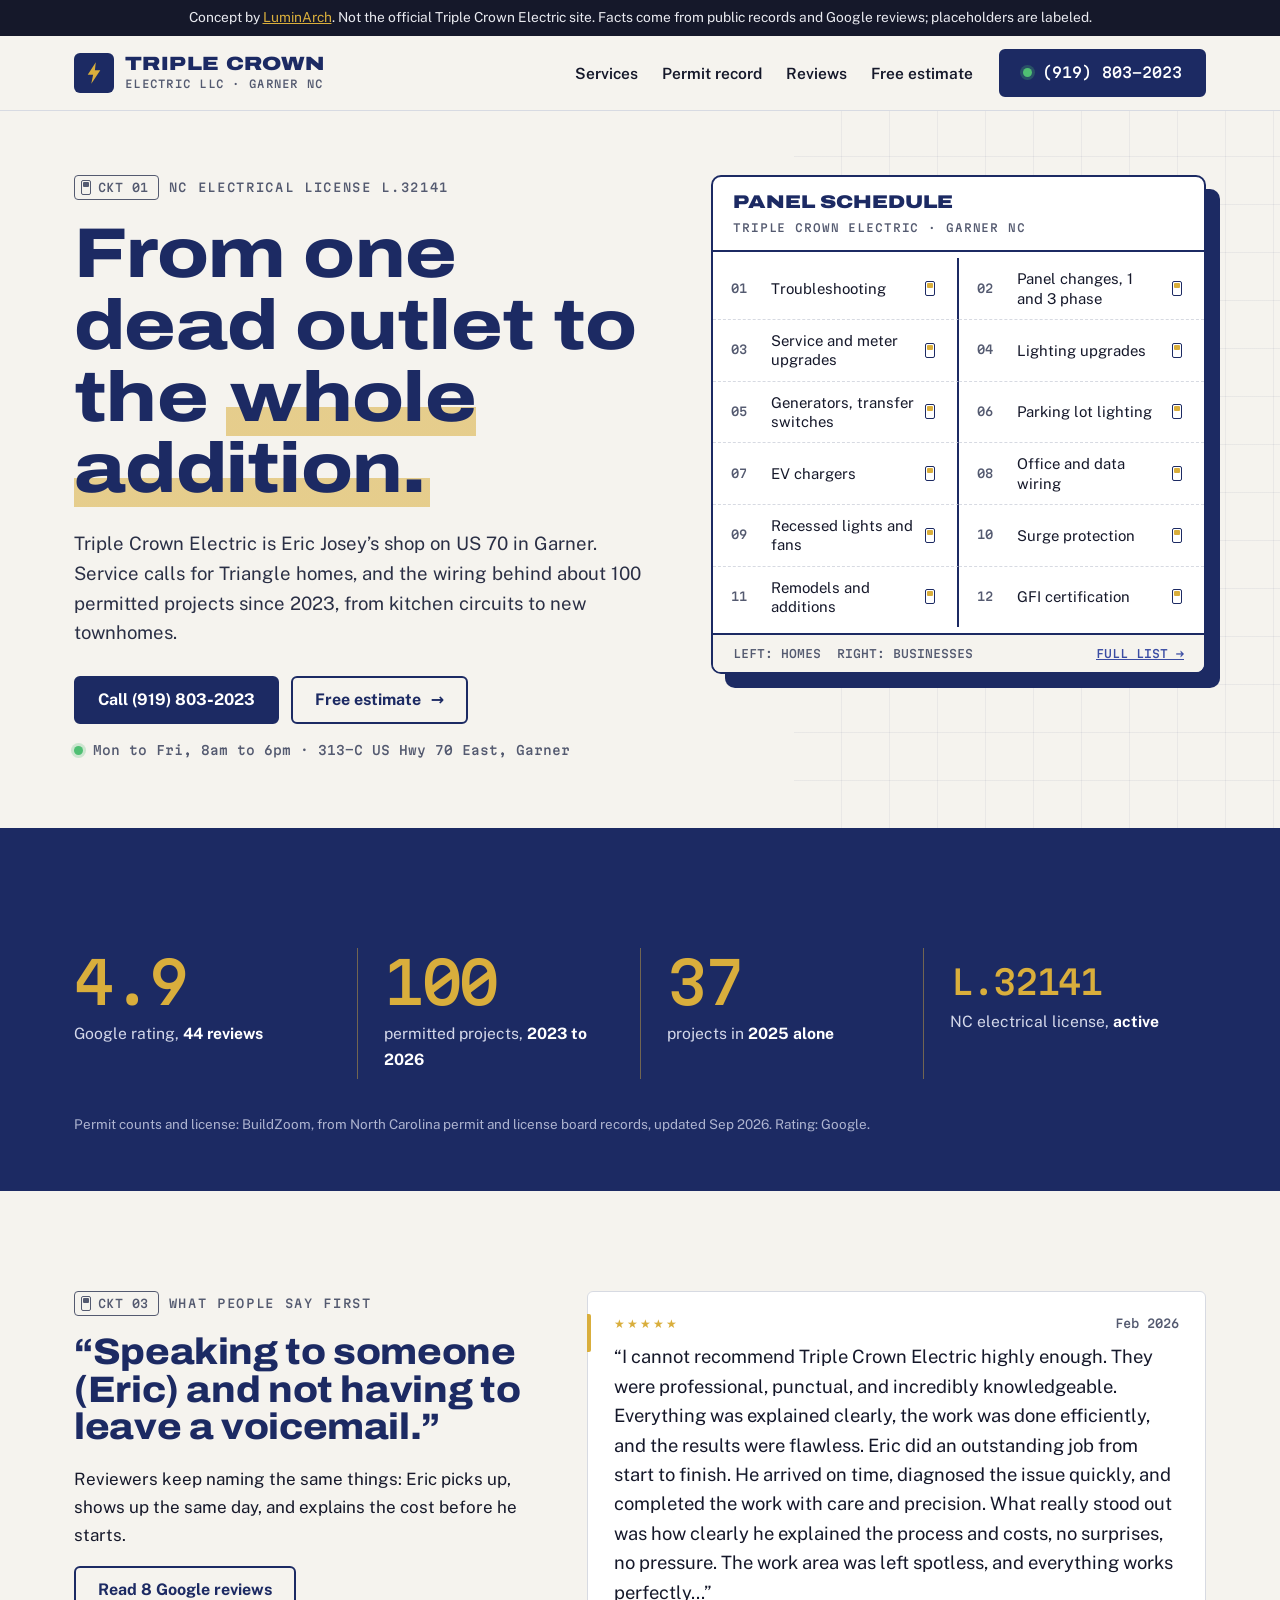
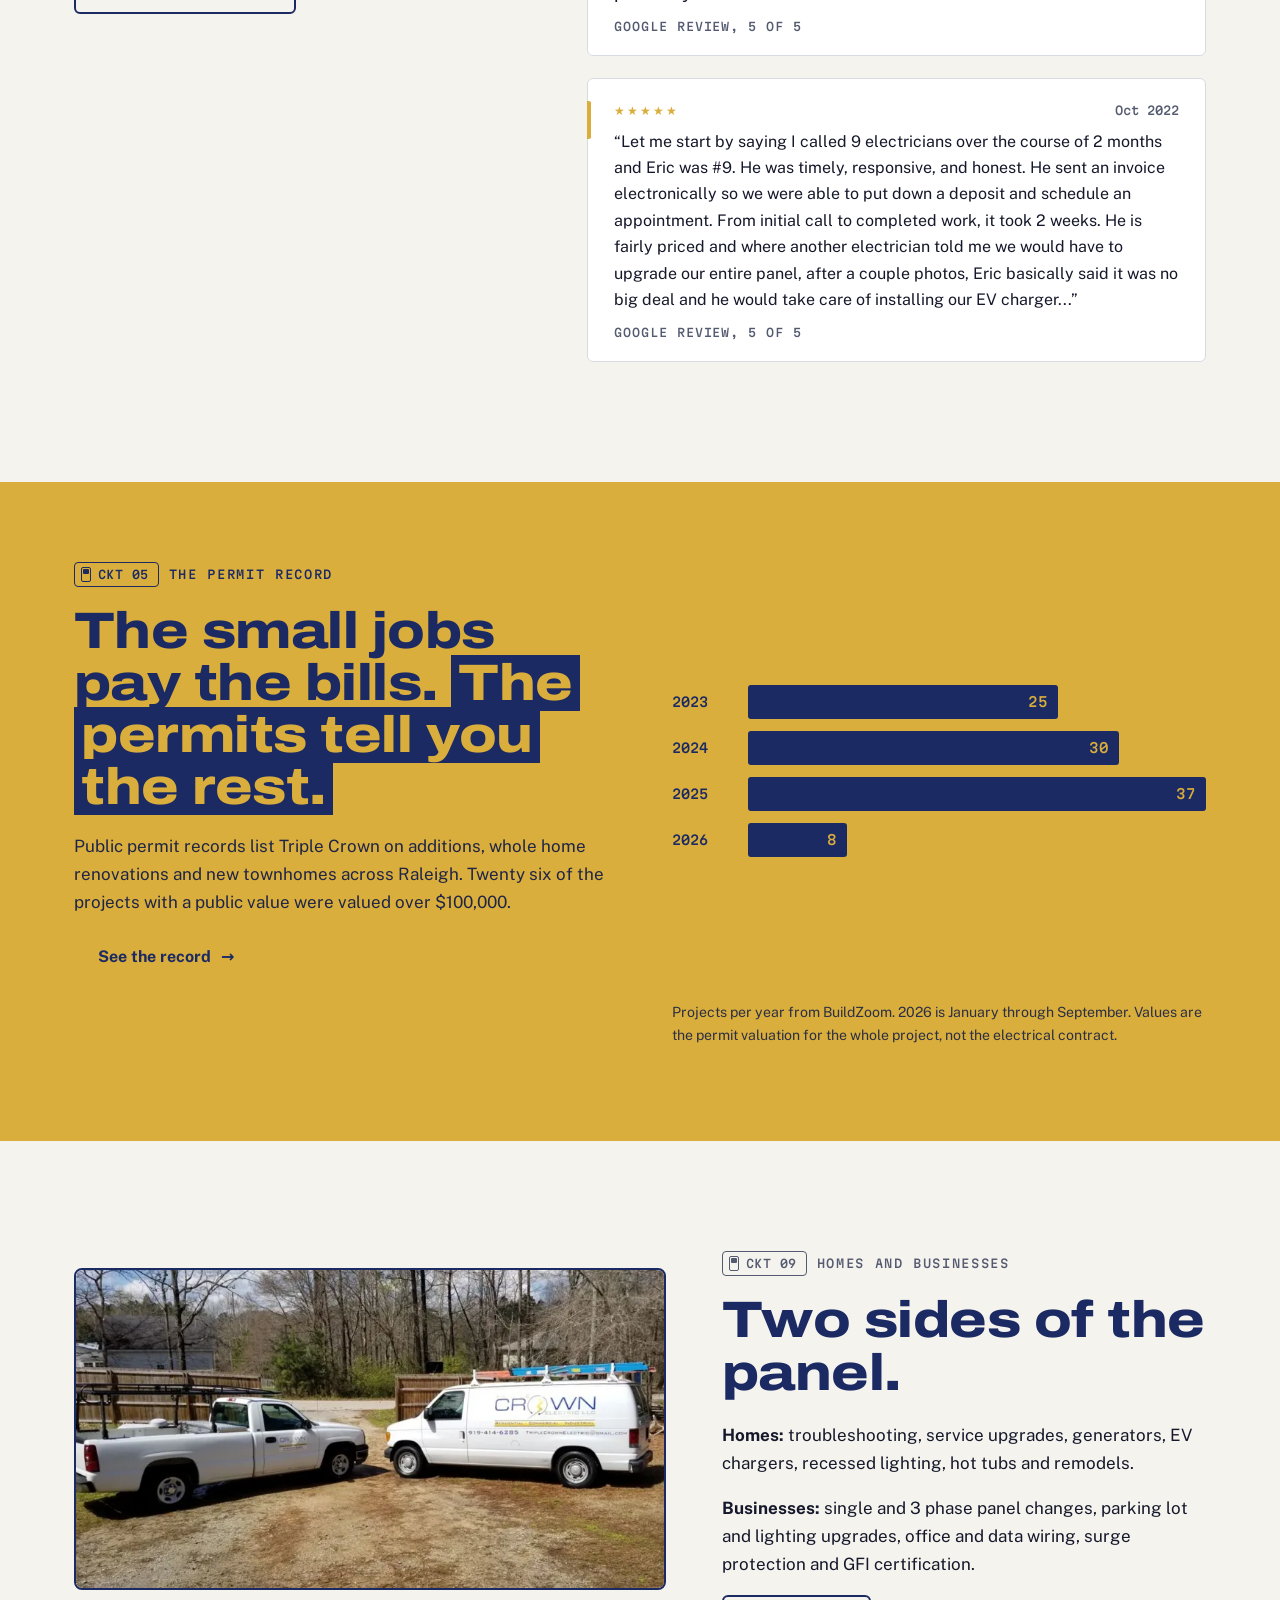
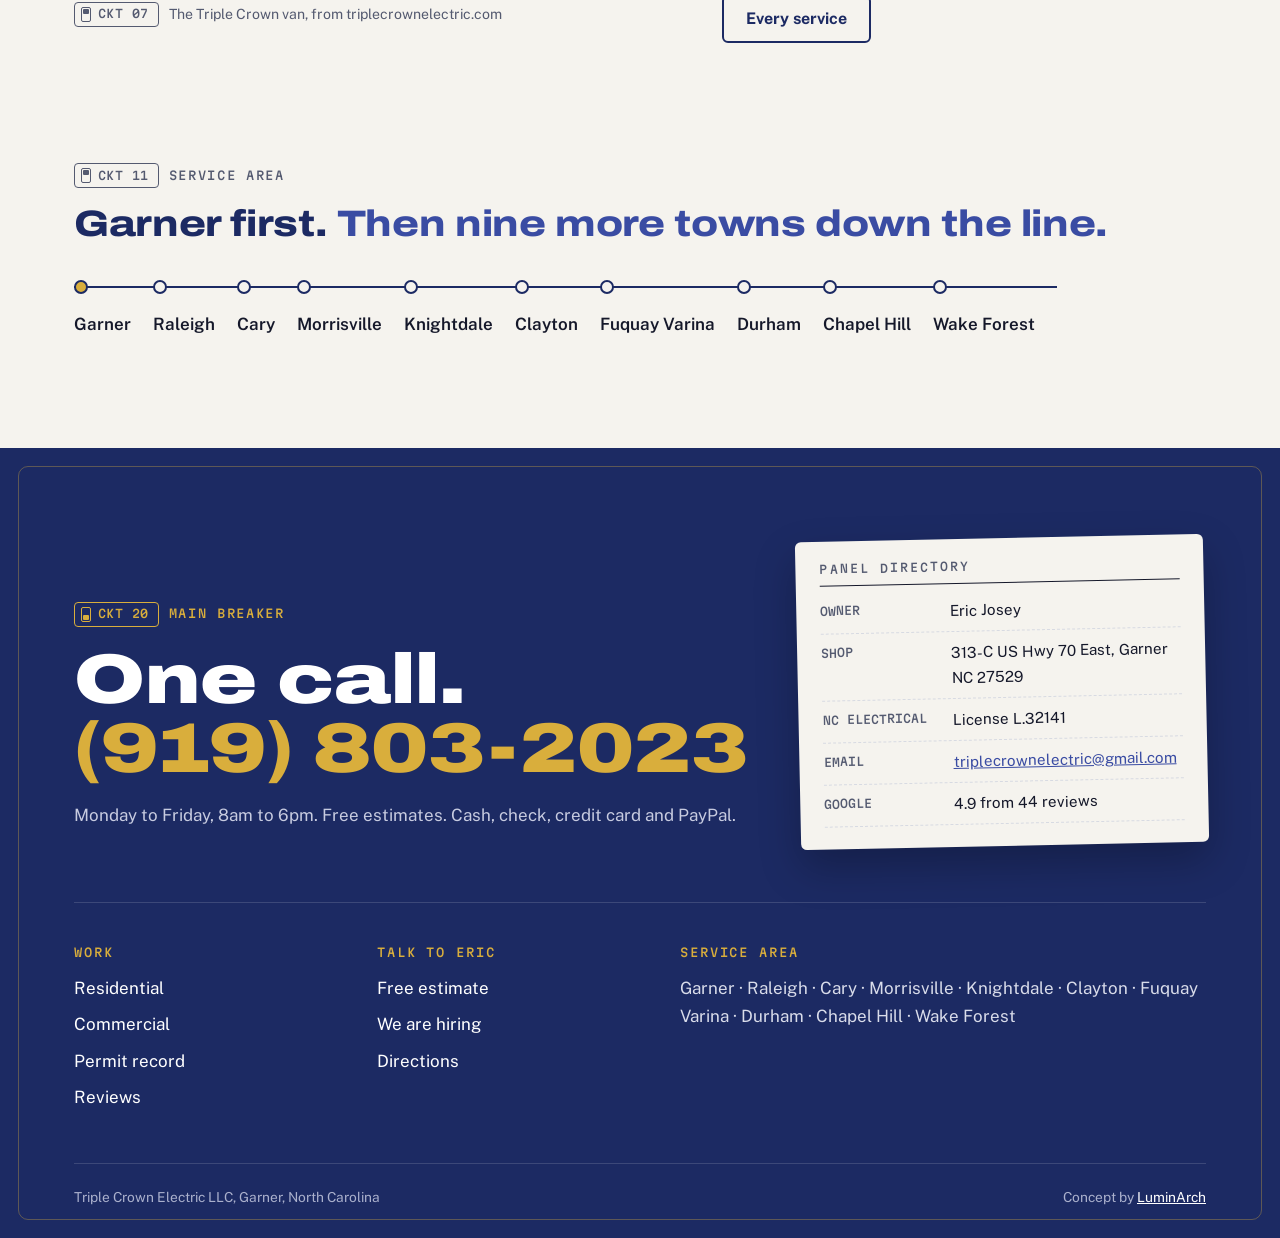
<file: index.html>
<!doctype html><html lang="en" class="no-js"><head><meta charset="utf-8"><meta name="viewport" content="width=device-width,initial-scale=1">
<title>Electrician in Garner NC | Triple Crown Electric, Eric Josey</title><meta name="description" content="Licensed Garner electrician Eric Josey: service calls, panel and generator work, and wiring on 100 permitted Triangle projects. 4.9 on Google. Call (919) 803-2023."><link rel="canonical" href="https://triple-crown-electric-demo.vercel.app/">
<meta property="og:type" content="website"><meta property="og:site_name" content="Triple Crown Electric (concept)"><meta property="og:title" content="Electrician in Garner NC | Triple Crown Electric, Eric Josey"><meta property="og:description" content="Licensed Garner electrician Eric Josey: service calls, panel and generator work, and wiring on 100 permitted Triangle projects. 4.9 on Google. Call (919) 803-2023."><meta property="og:url" content="https://triple-crown-electric-demo.vercel.app/"><meta property="og:image" content="https://triple-crown-electric-demo.vercel.app/og.png">
<meta name="twitter:card" content="summary_large_image"><meta name="twitter:title" content="Electrician in Garner NC | Triple Crown Electric, Eric Josey"><meta name="twitter:description" content="Licensed Garner electrician Eric Josey: service calls, panel and generator work, and wiring on 100 permitted Triangle projects. 4.9 on Google. Call (919) 803-2023."><meta name="twitter:image" content="https://triple-crown-electric-demo.vercel.app/og.png">
<meta name="robots" content="noindex, nofollow"><!-- concept demo, not for indexing -->
<meta name="theme-color" content="#1c2a63">
<link rel="preconnect" href="https://fonts.googleapis.com"><link rel="preconnect" href="https://fonts.gstatic.com" crossorigin>
<link rel="preload" as="style" href="https://fonts.googleapis.com/css2?family=Archivo:wdth,wght@112..125,600..900&family=Martian+Mono:wght@400;500&family=Public+Sans:ital,wght@0,400;0,600;0,700;1,400&display=swap"><link rel="stylesheet" href="https://fonts.googleapis.com/css2?family=Archivo:wdth,wght@112..125,600..900&family=Martian+Mono:wght@400;500&family=Public+Sans:ital,wght@0,400;0,600;0,700;1,400&display=swap" media="print" onload="this.media='all'"><noscript><link rel="stylesheet" href="https://fonts.googleapis.com/css2?family=Archivo:wdth,wght@112..125,600..900&family=Martian+Mono:wght@400;500&family=Public+Sans:ital,wght@0,400;0,600;0,700;1,400&display=swap"></noscript>
<link rel="stylesheet" href="css/design-system.css"><link rel="stylesheet" href="css/components.css"><link rel="stylesheet" href="css/pages.css">
<link rel="icon" href="data:image/svg+xml,%3Csvg xmlns='http://www.w3.org/2000/svg' viewBox='0 0 26 26'%3E%3Crect width='26' height='26' rx='4' fill='%231c2a63'/%3E%3Cpath d='M15 3 L8 15 H13 L11 23 L18 11 H13 Z' fill='%23d9ae3c'/%3E%3C/svg%3E">
<script>document.documentElement.classList.replace('no-js','js-ready')</script><script type="application/ld+json">[{"@context": "https://schema.org", "@type": "Electrician", "name": "Triple Crown Electric LLC", "url": "https://www.triplecrownelectric.com", "telephone": "+1-919-803-2023", "email": "triplecrownelectric@gmail.com", "founder": {"@type": "Person", "name": "Eric Josey"}, "address": {"@type": "PostalAddress", "streetAddress": "313-C US Highway 70 East", "addressLocality": "Garner", "addressRegion": "NC", "postalCode": "27529", "addressCountry": "US"}, "geo": {"@type": "GeoCoordinates", "latitude": 35.702794, "longitude": -78.597804}, "openingHours": "Mo-Fr 08:00-18:00", "areaServed": ["Garner", "Raleigh", "Cary", "Morrisville", "Knightdale", "Clayton", "Fuquay Varina", "Durham", "Chapel Hill", "Wake Forest"], "paymentAccepted": "Cash, Check, Credit Card, PayPal", "aggregateRating": {"@type": "AggregateRating", "ratingValue": "4.9", "reviewCount": "44"}, "image": "https://triple-crown-electric-demo.vercel.app/img/storefront-313c.webp"}, {"@context": "https://schema.org", "@type": "BreadcrumbList", "itemListElement": [{"@type": "ListItem", "position": 1, "name": "Home", "item": "https://triple-crown-electric-demo.vercel.app/"}]}]</script></head><body>
<a class="skip" href="#main">Skip to content</a>
<div class="demo-bar">Concept by <a href="https://luminarch.pro">LuminArch</a>. Not the official Triple Crown Electric site. Facts come from public records and Google reviews; placeholders are labeled.</div>
<header class="top"><div class="wrap nav"><a class="mark" href="index.html"><span class="bolt" aria-hidden="true"><svg viewBox="0 0 20 26"><path d="M12 1 L3 15 H9 L7 25 L17 10 H11 Z"/></svg></span><span class="mk"><b>Triple Crown</b><small>Electric LLC &middot; Garner NC</small></span></a>
<button class="menu-btn" aria-expanded="false" aria-controls="menu">Menu</button><ul id="menu"><li><a href="services.html">Services</a></li><li><a href="record.html">Permit record</a></li><li><a href="reviews.html">Reviews</a></li><li><a href="contact.html">Free estimate</a></li></ul><a class="btn btn--call" href="tel:+19198032023"><span class="dot" aria-hidden="true"></span><span class="cl-full">(919) 803&#8209;2023</span><span class="cl-short">Call Eric</span></a></div></header><main id="main">
<section class="hero"><div class="wrap hero-grid">
 <div class="hero-copy rv"><p class="kicker"><span class="ckt"><i class="tog" aria-hidden="true"></i>CKT 01</span><span class="ckt-t">NC electrical license L.32141</span></p>
  <h1>From one dead outlet to the <span class="hl">whole addition.</span></h1>
  <p class="lede">Triple Crown Electric is Eric Josey&rsquo;s shop on US 70 in Garner. Service calls for Triangle homes, and the wiring behind about 100 permitted projects since 2023, from kitchen circuits to new townhomes.</p>
  <div class="cta"><a class="btn" href="tel:+19198032023">Call (919) 803&#8209;2023</a><a class="btn btn--line" href="contact.html">Free estimate <span aria-hidden="true">&rarr;</span></a></div>
  <p class="hours"><span class="live" aria-hidden="true"></span>Mon to Fri, 8am to 6pm &middot; 313-C US Hwy 70 East, Garner</p></div>
 <div class="panel rv" aria-labelledby="panel-h"><div class="panel-head"><p id="panel-h">Panel schedule</p><span>Triple Crown Electric &middot; Garner NC</span></div>
  <ol class="panel-list"><li><span class="pn">01</span><span class="pl">Troubleshooting</span><i class="tog" aria-hidden="true"></i></li><li><span class="pn">02</span><span class="pl">Panel changes, 1 and 3 phase</span><i class="tog" aria-hidden="true"></i></li><li><span class="pn">03</span><span class="pl">Service and meter upgrades</span><i class="tog" aria-hidden="true"></i></li><li><span class="pn">04</span><span class="pl">Lighting upgrades</span><i class="tog" aria-hidden="true"></i></li><li><span class="pn">05</span><span class="pl">Generators, transfer switches</span><i class="tog" aria-hidden="true"></i></li><li><span class="pn">06</span><span class="pl">Parking lot lighting</span><i class="tog" aria-hidden="true"></i></li><li><span class="pn">07</span><span class="pl">EV chargers</span><i class="tog" aria-hidden="true"></i></li><li><span class="pn">08</span><span class="pl">Office and data wiring</span><i class="tog" aria-hidden="true"></i></li><li><span class="pn">09</span><span class="pl">Recessed lights and fans</span><i class="tog" aria-hidden="true"></i></li><li><span class="pn">10</span><span class="pl">Surge protection</span><i class="tog" aria-hidden="true"></i></li><li><span class="pn">11</span><span class="pl">Remodels and additions</span><i class="tog" aria-hidden="true"></i></li><li><span class="pn">12</span><span class="pl">GFI certification</span><i class="tog" aria-hidden="true"></i></li></ol>
  <div class="panel-foot"><span>Left: homes</span><span>Right: businesses</span><a href="services.html">Full list &rarr;</a></div></div>
</div></section>

<section class="meter" aria-label="Triple Crown Electric by the numbers"><div class="wrap meter-grid">
 <a class="m rv" href="reviews.html"><span class="mv"><span data-count="4.9" data-dec="1">4.9</span></span><span class="ml">Google rating, <b>44 reviews</b></span></a>
 <a class="m rv" href="record.html"><span class="mv"><span data-count="100">100</span></span><span class="ml">permitted projects, <b>2023 to 2026</b></span></a>
 <a class="m rv" href="record.html#years"><span class="mv"><span data-count="37">37</span></span><span class="ml">projects in <b>2025 alone</b></span></a>
 <div class="m rv"><span class="mv mv--sm">L.32141</span><span class="ml">NC electrical license, <b>active</b></span></div>
</div><p class="wrap src-note">Permit counts and license: BuildZoom, from North Carolina permit and license board records, updated Sep 2026. Rating: Google.</p></section>

<section class="voices" aria-labelledby="v-h"><div class="wrap voices-grid">
 <div class="v-head rv"><p class="kicker"><span class="ckt"><i class="tog" aria-hidden="true"></i>CKT 03</span><span class="ckt-t">What people say first</span></p><h2 id="v-h">&ldquo;Speaking to someone (Eric) and not having to leave a voicemail.&rdquo;</h2><p>Reviewers keep naming the same things: Eric picks up, shows up the same day, and explains the cost before he starts.</p><a class="btn btn--line" href="reviews.html">Read 8 Google reviews</a></div>
 <div class="v-quotes"><blockquote class="rq rv rq--big"><div class="rq-top"><span class="stars" aria-hidden="true">&#9733;&#9733;&#9733;&#9733;&#9733;</span><time datetime="2026-02-05">Feb 2026</time></div><p>&ldquo;I cannot recommend Triple Crown Electric highly enough. They were professional, punctual, and incredibly knowledgeable. Everything was explained clearly, the work was done efficiently, and the results were flawless. Eric did an outstanding job from start to finish. He arrived on time, diagnosed the issue quickly, and completed the work with care and precision. What really stood out was how clearly he explained the process and costs, no surprises, no pressure. The work area was left spotless, and everything works perfectly...&rdquo;</p><footer><span class="src">Google review, 5 of 5</span></footer></blockquote><blockquote class="rq rv "><div class="rq-top"><span class="stars" aria-hidden="true">&#9733;&#9733;&#9733;&#9733;&#9733;</span><time datetime="2022-10-06">Oct 2022</time></div><p>&ldquo;Let me start by saying I called 9 electricians over the course of 2 months and Eric was #9. He was timely, responsive, and honest. He sent an invoice electronically so we were able to put down a deposit and schedule an appointment. From initial call to completed work, it took 2 weeks. He is fairly priced and where another electrician told me we would have to upgrade our entire panel, after a couple photos, Eric basically said it was no big deal and he would take care of installing our EV charger...&rdquo;</p><footer><span class="src">Google review, 5 of 5</span></footer></blockquote></div>
</div></section>

<section class="record-teaser" aria-labelledby="r-h"><div class="wrap rt-grid">
 <div class="rv"><p class="kicker kicker--gold"><span class="ckt"><i class="tog" aria-hidden="true"></i>CKT 05</span><span class="ckt-t">The permit record</span></p><h2 id="r-h">The small jobs pay the bills. <em>The permits tell you the rest.</em></h2>
 <p>Public permit records list Triple Crown on additions, whole home renovations and new townhomes across Raleigh. Twenty six of the projects with a public value were valued over $100,000.</p>
 <a class="btn btn--gold" href="record.html">See the record <span aria-hidden="true">&rarr;</span></a></div>
 <ol class="years rv" id="years-mini"><li><span class="y">2023</span><span class="bar" style="--v:0.676"><b>25</b></span></li><li><span class="y">2024</span><span class="bar" style="--v:0.811"><b>30</b></span></li><li><span class="y">2025</span><span class="bar" style="--v:1.000"><b>37</b></span></li><li><span class="y">2026</span><span class="bar" style="--v:0.216"><b>8</b></span></li></ol>
 <p class="fine rv">Projects per year from BuildZoom. 2026 is January through September. Values are the permit valuation for the whole project, not the electrical contract.</p>
</div></section>

<section class="split" aria-labelledby="s-h"><div class="wrap split-grid">
 <figure class="split-photo rv"><img src="img/fleet-truck-van.webp" srcset="img/fleet-truck-van-800.webp 800w, img/fleet-truck-van.webp 1080w" sizes="(max-width:900px) 100vw, 50vw" alt="Triple Crown Electric pickup and lettered work van on a job site" width="1000" height="541" loading="lazy" decoding="async"><figcaption><span class="ckt"><i class="tog" aria-hidden="true"></i>CKT 07</span> The Triple Crown van, from triplecrownelectric.com</figcaption></figure>
 <div class="rv"><p class="kicker"><span class="ckt"><i class="tog" aria-hidden="true"></i>CKT 09</span><span class="ckt-t">Homes and businesses</span></p><h2 id="s-h">Two sides of the panel.</h2>
 <p><b>Homes:</b> troubleshooting, service upgrades, generators, EV chargers, recessed lighting, hot tubs and remodels.</p>
 <p><b>Businesses:</b> single and 3 phase panel changes, parking lot and lighting upgrades, office and data wiring, surge protection and GFI certification.</p>
 <a class="btn btn--line" href="services.html">Every service</a></div>
</div></section>

<section class="area" aria-labelledby="a-h"><div class="wrap rv"><p class="kicker"><span class="ckt"><i class="tog" aria-hidden="true"></i>CKT 11</span><span class="ckt-t">Service area</span></p><h2 id="a-h">Garner first. <em>Then nine more towns down the line.</em></h2>
<ol class="line"><li><span>Garner</span></li><li><span>Raleigh</span></li><li><span>Cary</span></li><li><span>Morrisville</span></li><li><span>Knightdale</span></li><li><span>Clayton</span></li><li><span>Fuquay Varina</span></li><li><span>Durham</span></li><li><span>Chapel Hill</span></li><li><span>Wake Forest</span></li></ol></div></section></main><footer class="site-foot"><div class="wrap">
<div class="door">
 <div class="door-l"><p class="kicker kicker--gold"><span class="ckt"><i class="tog" aria-hidden="true"></i>CKT 20</span><span class="ckt-t">Main breaker</span></p><p class="foot-call">One call.<br><a href="tel:+19198032023">(919) 803&#8209;2023</a></p><p class="foot-sub">Monday to Friday, 8am to 6pm. Free estimates. Cash, check, credit card and PayPal.</p></div>
 <div class="door-r"><div class="label-card"><p class="lc-h">Panel directory</p><dl>
  <div><dt>Owner</dt><dd>Eric Josey</dd></div><div><dt>Shop</dt><dd>313-C US Hwy 70 East, Garner NC 27529</dd></div>
  <div><dt>NC electrical</dt><dd>License L.32141</dd></div><div><dt>Email</dt><dd><a href="mailto:triplecrownelectric@gmail.com">triplecrownelectric@gmail.com</a></dd></div>
  <div><dt>Google</dt><dd>4.9 from 44 reviews</dd></div></dl></div></div>
</div>
<div class="foot-grid">
 <div><h2>Work</h2><ul><li><a href="services.html#residential">Residential</a></li><li><a href="services.html#commercial">Commercial</a></li><li><a href="record.html">Permit record</a></li><li><a href="reviews.html">Reviews</a></li></ul></div>
 <div><h2>Talk to Eric</h2><ul><li><a href="contact.html">Free estimate</a></li><li><a href="contact.html#hiring">We are hiring</a></li><li><a href="https://www.google.com/maps/search/?api=1&query=Triple+Crown+Electric+LLC+313+US+70+Hwy+E+Garner+NC" rel="noopener">Directions</a></li></ul></div>
 <div class="ft-towns"><h2>Service area</h2><p>Garner &middot; Raleigh &middot; Cary &middot; Morrisville &middot; Knightdale &middot; Clayton &middot; Fuquay Varina &middot; Durham &middot; Chapel Hill &middot; Wake Forest</p></div>
</div>
<div class="foot-row"><span>Triple Crown Electric LLC, Garner, North Carolina</span><span>Concept by <a href="https://luminarch.pro">LuminArch</a></span></div></div></footer>
<script src="js/main.js"></script></body></html>
</file>
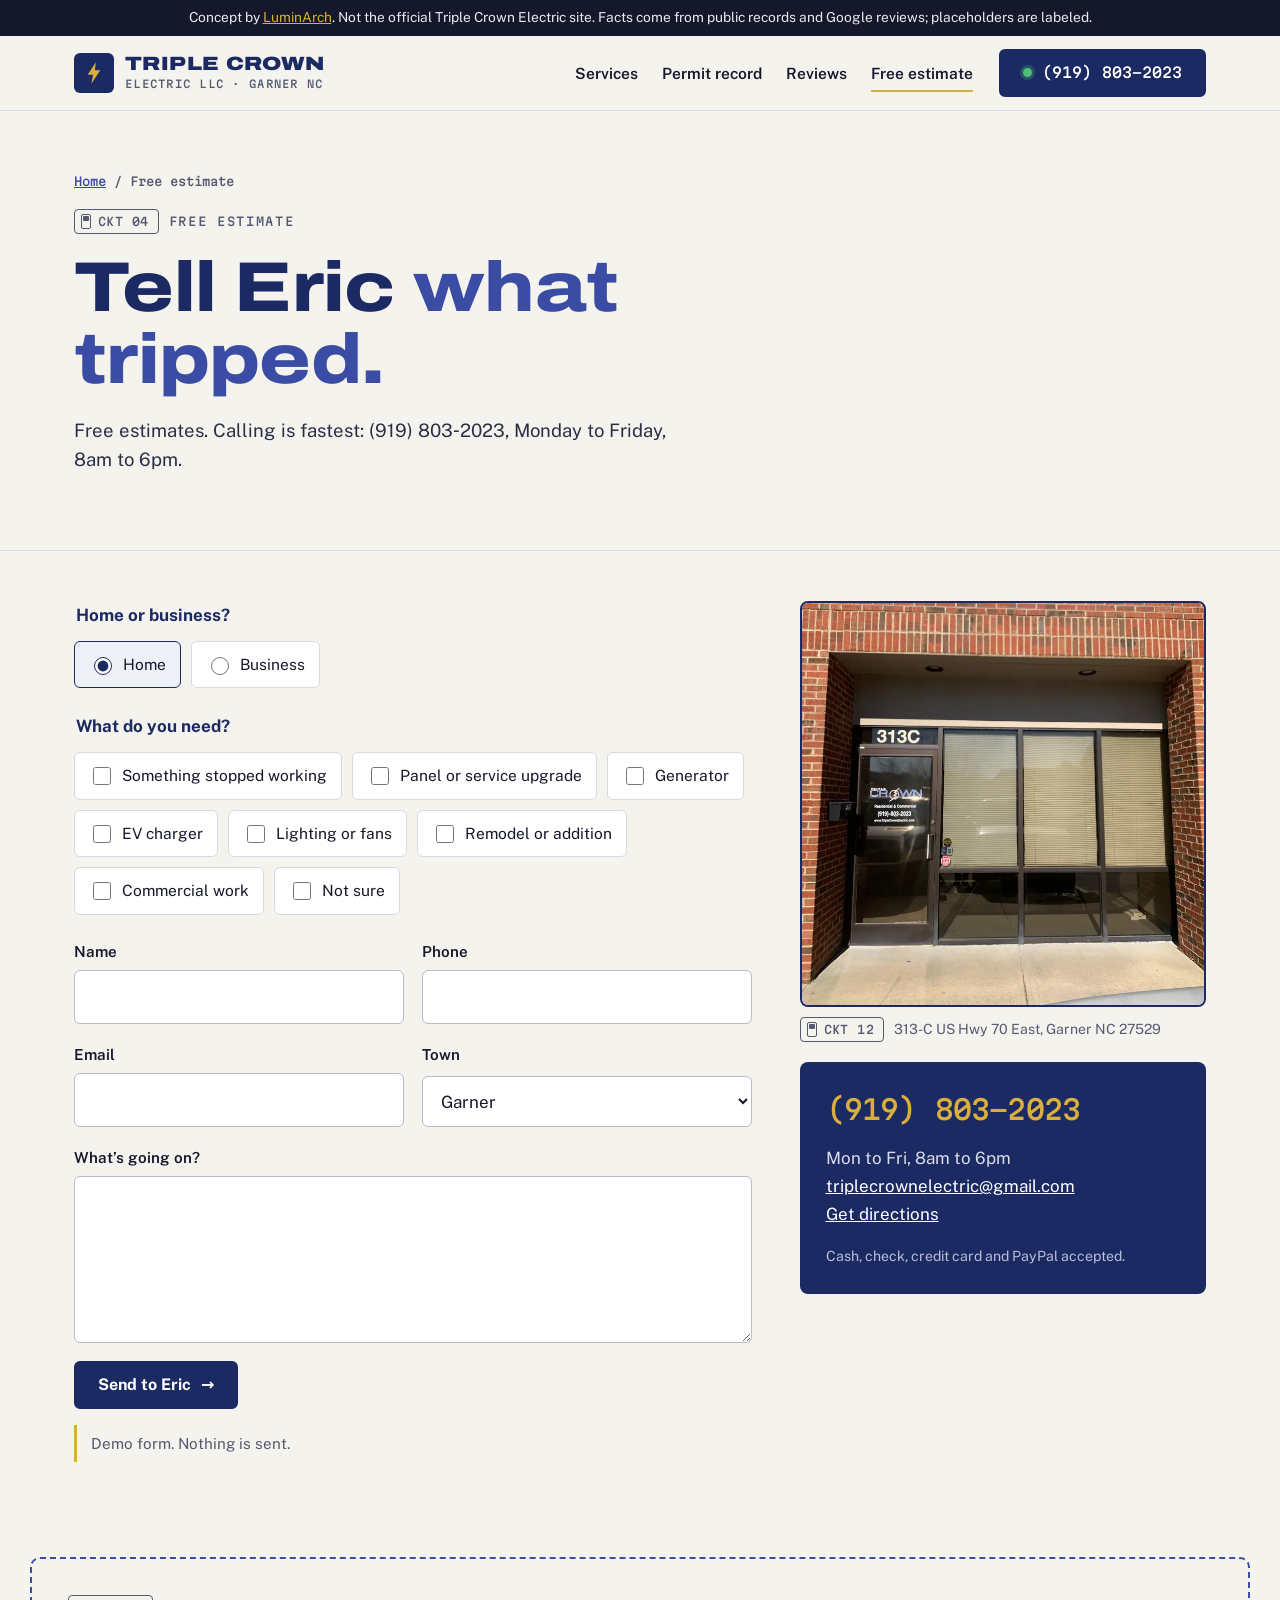
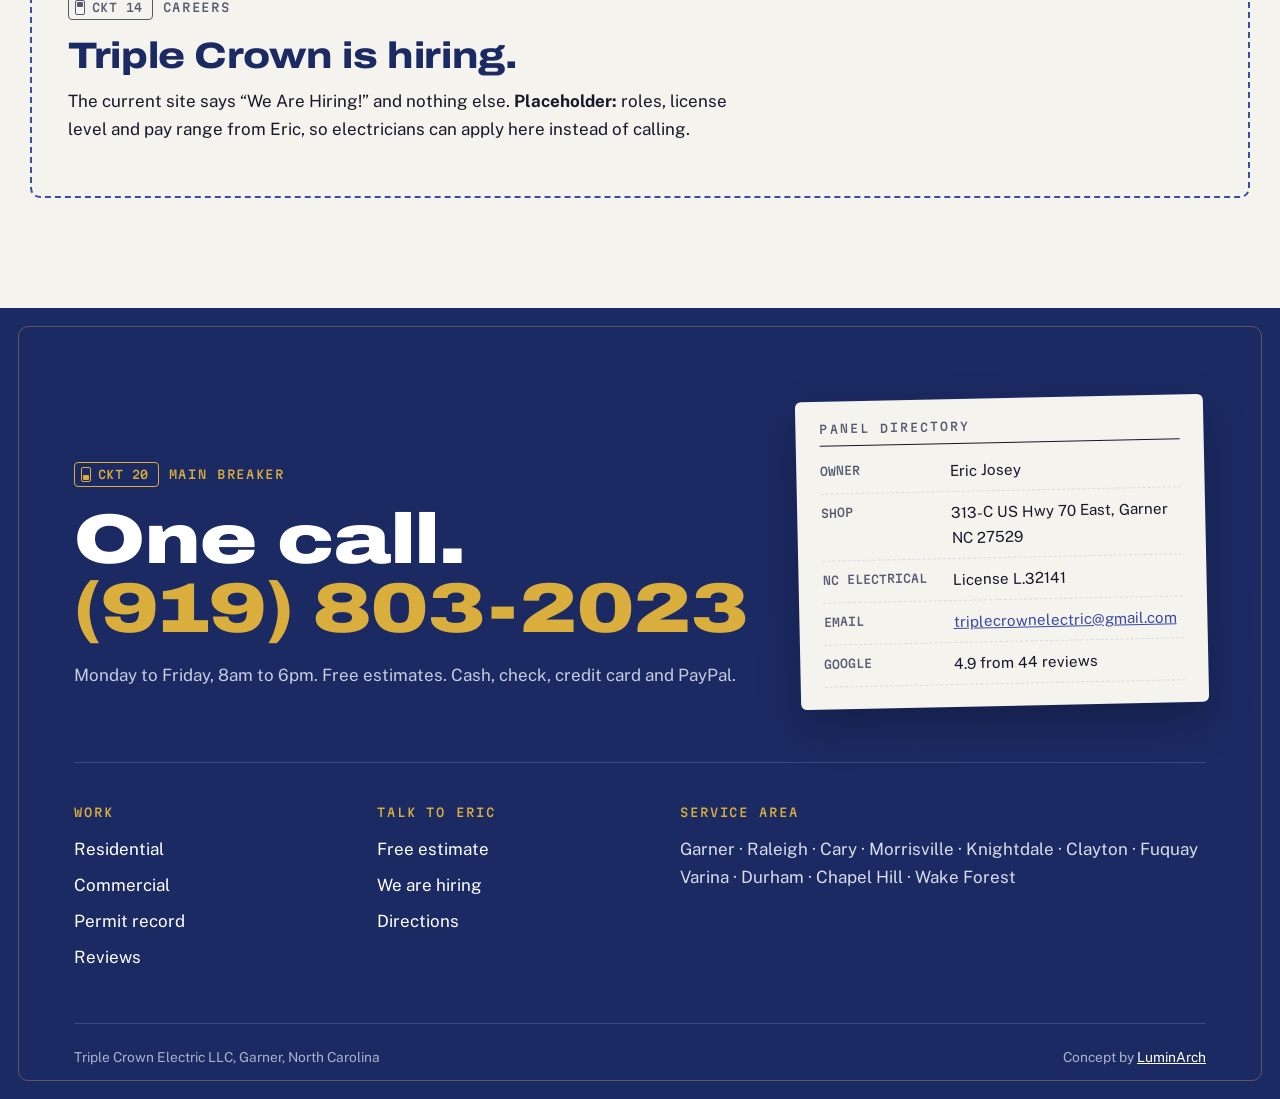
<file: contact.html>
<!doctype html><html lang="en" class="no-js"><head><meta charset="utf-8"><meta name="viewport" content="width=device-width,initial-scale=1">
<title>Free Electrical Estimate in Garner and Raleigh | Triple Crown</title><meta name="description" content="Ask Eric Josey for a free electrical estimate in Garner, Raleigh, Cary or Clayton. Call (919) 803-2023, Monday to Friday 8 to 6, or send the form. Cards accepted."><link rel="canonical" href="https://triple-crown-electric-demo.vercel.app/contact.html">
<meta property="og:type" content="website"><meta property="og:site_name" content="Triple Crown Electric (concept)"><meta property="og:title" content="Free Electrical Estimate in Garner and Raleigh | Triple Crown"><meta property="og:description" content="Ask Eric Josey for a free electrical estimate in Garner, Raleigh, Cary or Clayton. Call (919) 803-2023, Monday to Friday 8 to 6, or send the form. Cards accepted."><meta property="og:url" content="https://triple-crown-electric-demo.vercel.app/contact.html"><meta property="og:image" content="https://triple-crown-electric-demo.vercel.app/og.png">
<meta name="twitter:card" content="summary_large_image"><meta name="twitter:title" content="Free Electrical Estimate in Garner and Raleigh | Triple Crown"><meta name="twitter:description" content="Ask Eric Josey for a free electrical estimate in Garner, Raleigh, Cary or Clayton. Call (919) 803-2023, Monday to Friday 8 to 6, or send the form. Cards accepted."><meta name="twitter:image" content="https://triple-crown-electric-demo.vercel.app/og.png">
<meta name="robots" content="noindex, nofollow"><!-- concept demo, not for indexing -->
<meta name="theme-color" content="#1c2a63">
<link rel="preconnect" href="https://fonts.googleapis.com"><link rel="preconnect" href="https://fonts.gstatic.com" crossorigin>
<link rel="preload" as="style" href="https://fonts.googleapis.com/css2?family=Archivo:wdth,wght@112..125,600..900&family=Martian+Mono:wght@400;500&family=Public+Sans:ital,wght@0,400;0,600;0,700;1,400&display=swap"><link rel="stylesheet" href="https://fonts.googleapis.com/css2?family=Archivo:wdth,wght@112..125,600..900&family=Martian+Mono:wght@400;500&family=Public+Sans:ital,wght@0,400;0,600;0,700;1,400&display=swap" media="print" onload="this.media='all'"><noscript><link rel="stylesheet" href="https://fonts.googleapis.com/css2?family=Archivo:wdth,wght@112..125,600..900&family=Martian+Mono:wght@400;500&family=Public+Sans:ital,wght@0,400;0,600;0,700;1,400&display=swap"></noscript>
<link rel="stylesheet" href="css/design-system.css"><link rel="stylesheet" href="css/components.css"><link rel="stylesheet" href="css/pages.css">
<link rel="icon" href="data:image/svg+xml,%3Csvg xmlns='http://www.w3.org/2000/svg' viewBox='0 0 26 26'%3E%3Crect width='26' height='26' rx='4' fill='%231c2a63'/%3E%3Cpath d='M15 3 L8 15 H13 L11 23 L18 11 H13 Z' fill='%23d9ae3c'/%3E%3C/svg%3E">
<script>document.documentElement.classList.replace('no-js','js-ready')</script><script type="application/ld+json">[{"@context": "https://schema.org", "@type": "Electrician", "name": "Triple Crown Electric LLC", "url": "https://www.triplecrownelectric.com", "telephone": "+1-919-803-2023", "email": "triplecrownelectric@gmail.com", "founder": {"@type": "Person", "name": "Eric Josey"}, "address": {"@type": "PostalAddress", "streetAddress": "313-C US Highway 70 East", "addressLocality": "Garner", "addressRegion": "NC", "postalCode": "27529", "addressCountry": "US"}, "geo": {"@type": "GeoCoordinates", "latitude": 35.702794, "longitude": -78.597804}, "openingHours": "Mo-Fr 08:00-18:00", "areaServed": ["Garner", "Raleigh", "Cary", "Morrisville", "Knightdale", "Clayton", "Fuquay Varina", "Durham", "Chapel Hill", "Wake Forest"], "paymentAccepted": "Cash, Check, Credit Card, PayPal", "aggregateRating": {"@type": "AggregateRating", "ratingValue": "4.9", "reviewCount": "44"}, "image": "https://triple-crown-electric-demo.vercel.app/img/storefront-313c.webp"}, {"@context": "https://schema.org", "@type": "BreadcrumbList", "itemListElement": [{"@type": "ListItem", "position": 1, "name": "Home", "item": "https://triple-crown-electric-demo.vercel.app/"}, {"@type": "ListItem", "position": 2, "name": "Free estimate", "item": "https://triple-crown-electric-demo.vercel.app/contact.html"}]}]</script></head><body>
<a class="skip" href="#main">Skip to content</a>
<div class="demo-bar">Concept by <a href="https://luminarch.pro">LuminArch</a>. Not the official Triple Crown Electric site. Facts come from public records and Google reviews; placeholders are labeled.</div>
<header class="top"><div class="wrap nav"><a class="mark" href="index.html"><span class="bolt" aria-hidden="true"><svg viewBox="0 0 20 26"><path d="M12 1 L3 15 H9 L7 25 L17 10 H11 Z"/></svg></span><span class="mk"><b>Triple Crown</b><small>Electric LLC &middot; Garner NC</small></span></a>
<button class="menu-btn" aria-expanded="false" aria-controls="menu">Menu</button><ul id="menu"><li><a href="services.html">Services</a></li><li><a href="record.html">Permit record</a></li><li><a href="reviews.html">Reviews</a></li><li><a href="contact.html" aria-current="page">Free estimate</a></li></ul><a class="btn btn--call" href="tel:+19198032023"><span class="dot" aria-hidden="true"></span><span class="cl-full">(919) 803&#8209;2023</span><span class="cl-short">Call Eric</span></a></div></header><main id="main">
<section class="page-head"><div class="wrap rv"><p class="crumbs"><a href="index.html">Home</a> / Free estimate</p><p class="kicker"><span class="ckt"><i class="tog" aria-hidden="true"></i>CKT 04</span><span class="ckt-t">Free estimate</span></p><h1>Tell Eric <em>what tripped.</em></h1><p class="lede">Free estimates. Calling is fastest: (919) 803&#8209;2023, Monday to Friday, 8am to 6pm.</p></div></section>
<div class="wrap est-grid">
<form id="qform" class="rv" novalidate>
<fieldset><legend>Home or business?</legend><div class="chips-in"><label><input type="radio" name="kind" value="Home" checked> Home</label><label><input type="radio" name="kind" value="Business"> Business</label></div></fieldset>
<fieldset><legend>What do you need?</legend><div class="chips-in"><label><input type="checkbox" name="need" value="Something stopped working"> Something stopped working</label><label><input type="checkbox" name="need" value="Panel or service upgrade"> Panel or service upgrade</label><label><input type="checkbox" name="need" value="Generator"> Generator</label><label><input type="checkbox" name="need" value="EV charger"> EV charger</label><label><input type="checkbox" name="need" value="Lighting or fans"> Lighting or fans</label><label><input type="checkbox" name="need" value="Remodel or addition"> Remodel or addition</label><label><input type="checkbox" name="need" value="Commercial work"> Commercial work</label><label><input type="checkbox" name="need" value="Not sure"> Not sure</label></div></fieldset>
<div class="two"><div class="field"><label for="n">Name</label><input id="n" name="name" autocomplete="name" required></div><div class="field"><label for="p">Phone</label><input id="p" name="tel" type="tel" autocomplete="tel" required></div></div>
<div class="two"><div class="field"><label for="e">Email</label><input id="e" name="email" type="email" autocomplete="email"></div><div class="field"><label for="t">Town</label><select id="t" name="town"><option>Garner</option><option>Raleigh</option><option>Cary</option><option>Morrisville</option><option>Knightdale</option><option>Clayton</option><option>Fuquay Varina</option><option>Durham</option><option>Chapel Hill</option><option>Wake Forest</option><option>Somewhere else</option></select></div></div>
<div class="field"><label for="m">What&rsquo;s going on?</label><textarea id="m" name="msg" rows="5"></textarea></div>
<button class="btn" type="submit">Send to Eric <span aria-hidden="true">&rarr;</span></button>
<p class="note" id="qmsg" role="status">Demo form. Nothing is sent.</p></form>
<aside class="rv"><figure class="store"><img src="img/storefront-313c.webp" srcset="img/storefront-313c-800.webp 800w, img/storefront-313c.webp 1080w" sizes="(max-width:900px) 100vw, 35vw" alt="Triple Crown Electric shop door at 313C, US Highway 70 East, Garner" width="1080" height="1143" loading="lazy" decoding="async"><figcaption><span class="ckt"><i class="tog" aria-hidden="true"></i>CKT 12</span> 313-C US Hwy 70 East, Garner NC 27529</figcaption></figure>
<div class="est-card"><a class="phone" href="tel:+19198032023">(919) 803&#8209;2023</a><p>Mon to Fri, 8am to 6pm<br><a href="mailto:triplecrownelectric@gmail.com">triplecrownelectric@gmail.com</a><br><a href="https://www.google.com/maps/search/?api=1&query=Triple+Crown+Electric+LLC+313+US+70+Hwy+E+Garner+NC" rel="noopener">Get directions</a></p><p class="fine">Cash, check, credit card and PayPal accepted.</p></div></aside>
</div>
<section id="hiring" class="wrap hiring rv" aria-labelledby="h-h"><p class="kicker"><span class="ckt"><i class="tog" aria-hidden="true"></i>CKT 14</span><span class="ckt-t">Careers</span></p><h2 id="h-h">Triple Crown is hiring.</h2><p>The current site says &ldquo;We Are Hiring!&rdquo; and nothing else. <strong>Placeholder:</strong> roles, license level and pay range from Eric, so electricians can apply here instead of calling.</p></section></main><footer class="site-foot"><div class="wrap">
<div class="door">
 <div class="door-l"><p class="kicker kicker--gold"><span class="ckt"><i class="tog" aria-hidden="true"></i>CKT 20</span><span class="ckt-t">Main breaker</span></p><p class="foot-call">One call.<br><a href="tel:+19198032023">(919) 803&#8209;2023</a></p><p class="foot-sub">Monday to Friday, 8am to 6pm. Free estimates. Cash, check, credit card and PayPal.</p></div>
 <div class="door-r"><div class="label-card"><p class="lc-h">Panel directory</p><dl>
  <div><dt>Owner</dt><dd>Eric Josey</dd></div><div><dt>Shop</dt><dd>313-C US Hwy 70 East, Garner NC 27529</dd></div>
  <div><dt>NC electrical</dt><dd>License L.32141</dd></div><div><dt>Email</dt><dd><a href="mailto:triplecrownelectric@gmail.com">triplecrownelectric@gmail.com</a></dd></div>
  <div><dt>Google</dt><dd>4.9 from 44 reviews</dd></div></dl></div></div>
</div>
<div class="foot-grid">
 <div><h2>Work</h2><ul><li><a href="services.html#residential">Residential</a></li><li><a href="services.html#commercial">Commercial</a></li><li><a href="record.html">Permit record</a></li><li><a href="reviews.html">Reviews</a></li></ul></div>
 <div><h2>Talk to Eric</h2><ul><li><a href="contact.html">Free estimate</a></li><li><a href="contact.html#hiring">We are hiring</a></li><li><a href="https://www.google.com/maps/search/?api=1&query=Triple+Crown+Electric+LLC+313+US+70+Hwy+E+Garner+NC" rel="noopener">Directions</a></li></ul></div>
 <div class="ft-towns"><h2>Service area</h2><p>Garner &middot; Raleigh &middot; Cary &middot; Morrisville &middot; Knightdale &middot; Clayton &middot; Fuquay Varina &middot; Durham &middot; Chapel Hill &middot; Wake Forest</p></div>
</div>
<div class="foot-row"><span>Triple Crown Electric LLC, Garner, North Carolina</span><span>Concept by <a href="https://luminarch.pro">LuminArch</a></span></div></div></footer>
<script src="js/main.js"></script></body></html>
</file>
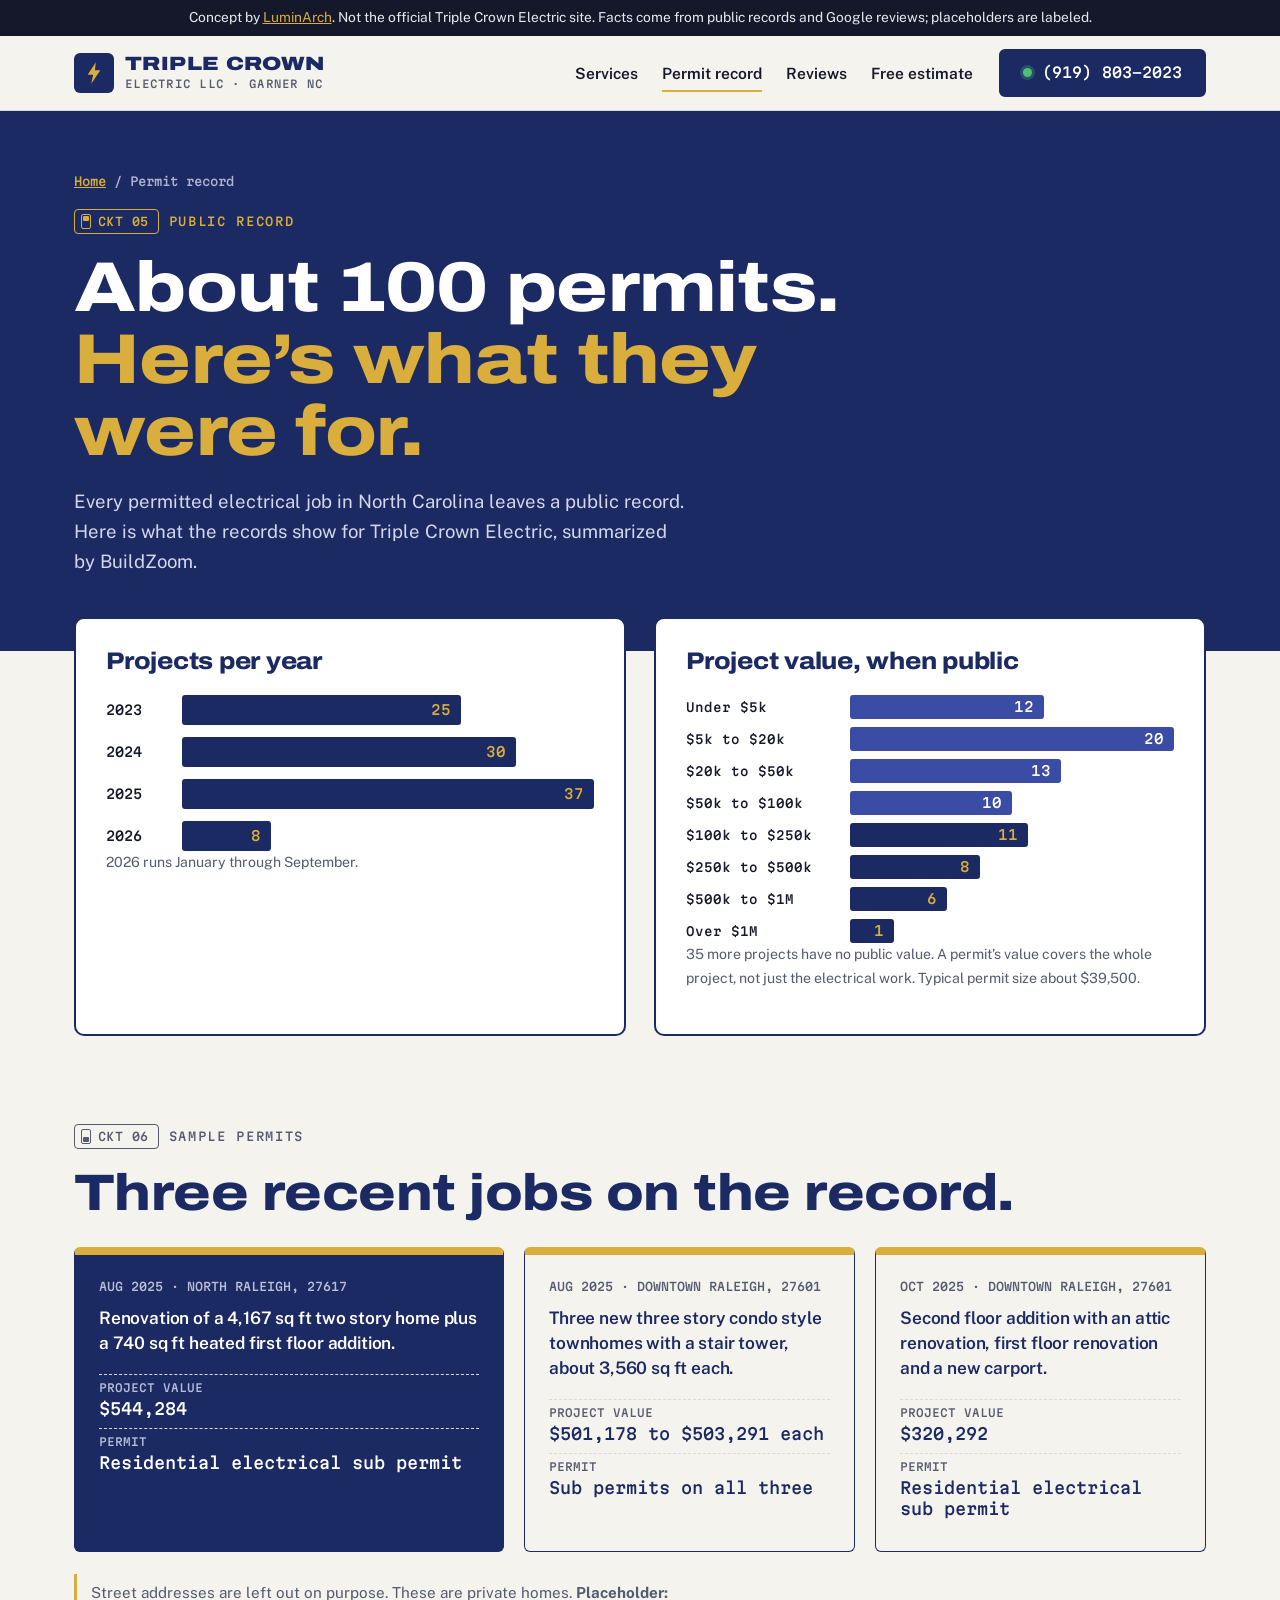
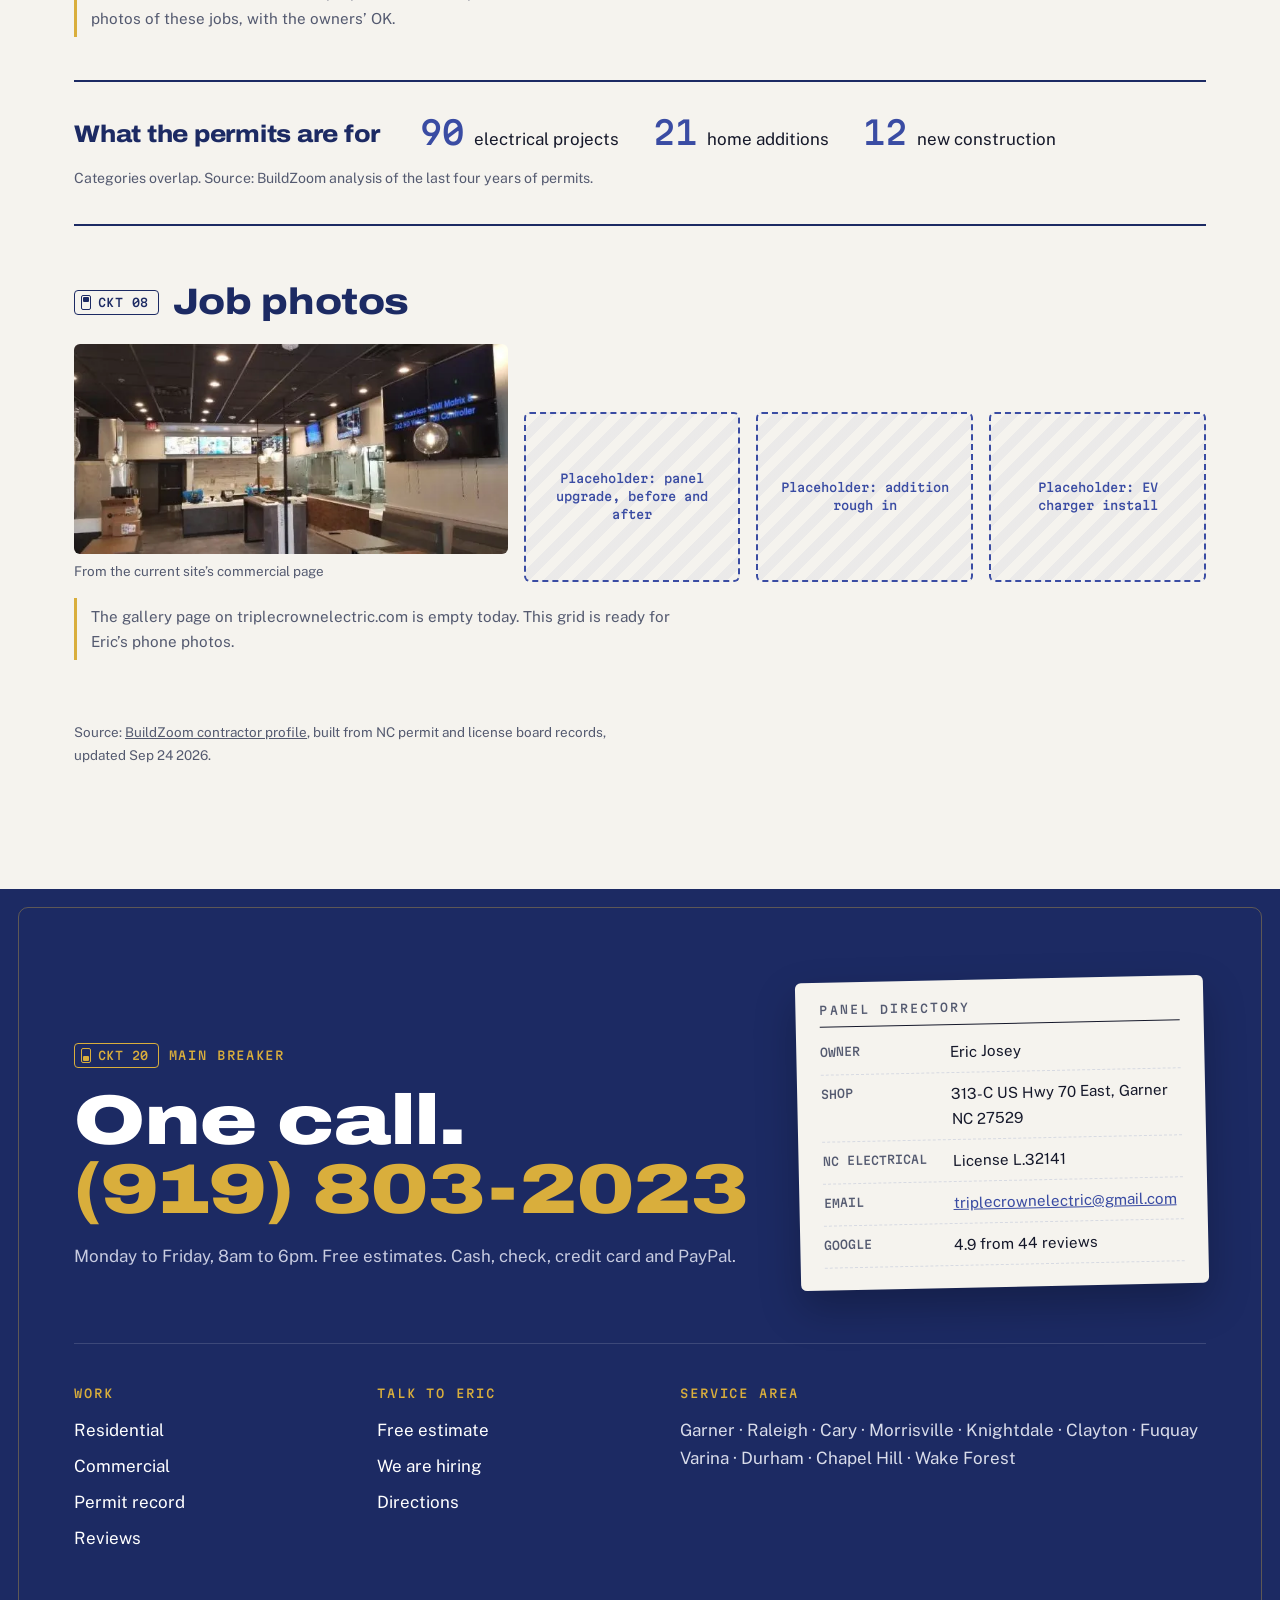
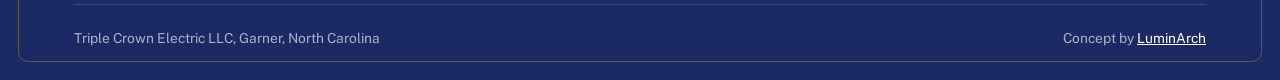
<file: record.html>
<!doctype html><html lang="en" class="no-js"><head><meta charset="utf-8"><meta name="viewport" content="width=device-width,initial-scale=1">
<title>Permit Record: 100 Projects Since 2023 | Triple Crown Electric</title><meta name="description" content="See Triple Crown Electric permit history: about 100 permitted Triangle projects since 2023, from service upgrades to $500,000 additions. Get a free estimate today."><link rel="canonical" href="https://triple-crown-electric-demo.vercel.app/record.html">
<meta property="og:type" content="website"><meta property="og:site_name" content="Triple Crown Electric (concept)"><meta property="og:title" content="Permit Record: 100 Projects Since 2023 | Triple Crown Electric"><meta property="og:description" content="See Triple Crown Electric permit history: about 100 permitted Triangle projects since 2023, from service upgrades to $500,000 additions. Get a free estimate today."><meta property="og:url" content="https://triple-crown-electric-demo.vercel.app/record.html"><meta property="og:image" content="https://triple-crown-electric-demo.vercel.app/og.png">
<meta name="twitter:card" content="summary_large_image"><meta name="twitter:title" content="Permit Record: 100 Projects Since 2023 | Triple Crown Electric"><meta name="twitter:description" content="See Triple Crown Electric permit history: about 100 permitted Triangle projects since 2023, from service upgrades to $500,000 additions. Get a free estimate today."><meta name="twitter:image" content="https://triple-crown-electric-demo.vercel.app/og.png">
<meta name="robots" content="noindex, nofollow"><!-- concept demo, not for indexing -->
<meta name="theme-color" content="#1c2a63">
<link rel="preconnect" href="https://fonts.googleapis.com"><link rel="preconnect" href="https://fonts.gstatic.com" crossorigin>
<link rel="preload" as="style" href="https://fonts.googleapis.com/css2?family=Archivo:wdth,wght@112..125,600..900&family=Martian+Mono:wght@400;500&family=Public+Sans:ital,wght@0,400;0,600;0,700;1,400&display=swap"><link rel="stylesheet" href="https://fonts.googleapis.com/css2?family=Archivo:wdth,wght@112..125,600..900&family=Martian+Mono:wght@400;500&family=Public+Sans:ital,wght@0,400;0,600;0,700;1,400&display=swap" media="print" onload="this.media='all'"><noscript><link rel="stylesheet" href="https://fonts.googleapis.com/css2?family=Archivo:wdth,wght@112..125,600..900&family=Martian+Mono:wght@400;500&family=Public+Sans:ital,wght@0,400;0,600;0,700;1,400&display=swap"></noscript>
<link rel="stylesheet" href="css/design-system.css"><link rel="stylesheet" href="css/components.css"><link rel="stylesheet" href="css/pages.css">
<link rel="icon" href="data:image/svg+xml,%3Csvg xmlns='http://www.w3.org/2000/svg' viewBox='0 0 26 26'%3E%3Crect width='26' height='26' rx='4' fill='%231c2a63'/%3E%3Cpath d='M15 3 L8 15 H13 L11 23 L18 11 H13 Z' fill='%23d9ae3c'/%3E%3C/svg%3E">
<script>document.documentElement.classList.replace('no-js','js-ready')</script><script type="application/ld+json">[{"@context": "https://schema.org", "@type": "Electrician", "name": "Triple Crown Electric LLC", "url": "https://www.triplecrownelectric.com", "telephone": "+1-919-803-2023", "email": "triplecrownelectric@gmail.com", "founder": {"@type": "Person", "name": "Eric Josey"}, "address": {"@type": "PostalAddress", "streetAddress": "313-C US Highway 70 East", "addressLocality": "Garner", "addressRegion": "NC", "postalCode": "27529", "addressCountry": "US"}, "geo": {"@type": "GeoCoordinates", "latitude": 35.702794, "longitude": -78.597804}, "openingHours": "Mo-Fr 08:00-18:00", "areaServed": ["Garner", "Raleigh", "Cary", "Morrisville", "Knightdale", "Clayton", "Fuquay Varina", "Durham", "Chapel Hill", "Wake Forest"], "paymentAccepted": "Cash, Check, Credit Card, PayPal", "aggregateRating": {"@type": "AggregateRating", "ratingValue": "4.9", "reviewCount": "44"}, "image": "https://triple-crown-electric-demo.vercel.app/img/storefront-313c.webp"}, {"@context": "https://schema.org", "@type": "BreadcrumbList", "itemListElement": [{"@type": "ListItem", "position": 1, "name": "Home", "item": "https://triple-crown-electric-demo.vercel.app/"}, {"@type": "ListItem", "position": 2, "name": "Permit record", "item": "https://triple-crown-electric-demo.vercel.app/record.html"}]}]</script></head><body>
<a class="skip" href="#main">Skip to content</a>
<div class="demo-bar">Concept by <a href="https://luminarch.pro">LuminArch</a>. Not the official Triple Crown Electric site. Facts come from public records and Google reviews; placeholders are labeled.</div>
<header class="top"><div class="wrap nav"><a class="mark" href="index.html"><span class="bolt" aria-hidden="true"><svg viewBox="0 0 20 26"><path d="M12 1 L3 15 H9 L7 25 L17 10 H11 Z"/></svg></span><span class="mk"><b>Triple Crown</b><small>Electric LLC &middot; Garner NC</small></span></a>
<button class="menu-btn" aria-expanded="false" aria-controls="menu">Menu</button><ul id="menu"><li><a href="services.html">Services</a></li><li><a href="record.html" aria-current="page">Permit record</a></li><li><a href="reviews.html">Reviews</a></li><li><a href="contact.html">Free estimate</a></li></ul><a class="btn btn--call" href="tel:+19198032023"><span class="dot" aria-hidden="true"></span><span class="cl-full">(919) 803&#8209;2023</span><span class="cl-short">Call Eric</span></a></div></header><main id="main">
<section class="page-head page-head--dark"><div class="wrap rv"><p class="crumbs"><a href="index.html">Home</a> / Permit record</p><p class="kicker kicker--gold"><span class="ckt"><i class="tog" aria-hidden="true"></i>CKT 05</span><span class="ckt-t">Public record</span></p><h1>About 100 permits. <em>Here&rsquo;s what they were for.</em></h1>
<p class="lede">Every permitted electrical job in North Carolina leaves a public record. Here is what the records show for Triple Crown Electric, summarized by BuildZoom.</p></div></section>
<div class="wrap rec">
<section id="years" class="rec-block rv" aria-labelledby="y-h"><h2 id="y-h">Projects per year</h2><ol class="years years--big"><li><span class="y">2023</span><span class="bar" style="--v:0.676"><b>25</b></span></li><li><span class="y">2024</span><span class="bar" style="--v:0.811"><b>30</b></span></li><li><span class="y">2025</span><span class="bar" style="--v:1.000"><b>37</b></span></li><li><span class="y">2026</span><span class="bar" style="--v:0.216"><b>8</b></span></li></ol><p class="fine">2026 runs January through September.</p></section>
<section class="rec-block rv" aria-labelledby="v-h"><h2 id="v-h">Project value, when public</h2><ol class="vals"><li><span class="y">Under $5k</span><span class="bar" style="--v:0.600"><b>12</b></span></li><li><span class="y">$5k to $20k</span><span class="bar" style="--v:1.000"><b>20</b></span></li><li><span class="y">$20k to $50k</span><span class="bar" style="--v:0.650"><b>13</b></span></li><li><span class="y">$50k to $100k</span><span class="bar" style="--v:0.500"><b>10</b></span></li><li><span class="y">$100k to $250k</span><span class="bar" style="--v:0.550"><b>11</b></span></li><li><span class="y">$250k to $500k</span><span class="bar" style="--v:0.400"><b>8</b></span></li><li><span class="y">$500k to $1M</span><span class="bar" style="--v:0.300"><b>6</b></span></li><li><span class="y">Over $1M</span><span class="bar" style="--v:0.050"><b>1</b></span></li></ol><p class="fine">35 more projects have no public value. A permit&rsquo;s value covers the whole project, not just the electrical work. Typical permit size about $39,500.</p></section>
<section class="rec-jobs" aria-labelledby="j-h"><p class="kicker"><span class="ckt"><i class="tog" aria-hidden="true"></i>CKT 06</span><span class="ckt-t">Sample permits</span></p><h2 id="j-h">Three recent jobs on the record.</h2>
<div class="jobs"><article class="job rv"><p class="job-d">Aug 2025 &middot; North Raleigh, 27617</p><h3>Renovation of a 4,167 sq ft two story home plus a 740 sq ft heated first floor addition.</h3><dl><div><dt>Project value</dt><dd>$544,284</dd></div><div><dt>Permit</dt><dd>Residential electrical sub permit</dd></div></dl></article><article class="job rv"><p class="job-d">Aug 2025 &middot; Downtown Raleigh, 27601</p><h3>Three new three story condo style townhomes with a stair tower, about 3,560 sq ft each.</h3><dl><div><dt>Project value</dt><dd>$501,178 to $503,291 each</dd></div><div><dt>Permit</dt><dd>Sub permits on all three</dd></div></dl></article><article class="job rv"><p class="job-d">Oct 2025 &middot; Downtown Raleigh, 27601</p><h3>Second floor addition with an attic renovation, first floor renovation and a new carport.</h3><dl><div><dt>Project value</dt><dd>$320,292</dd></div><div><dt>Permit</dt><dd>Residential electrical sub permit</dd></div></dl></article></div>
<p class="note rv">Street addresses are left out on purpose. These are private homes. <strong>Placeholder:</strong> photos of these jobs, with the owners&rsquo; OK.</p></section>
<section class="rec-mix rv" aria-labelledby="m-h"><h2 id="m-h">What the permits are for</h2><ul class="mix"><li><b>90</b> electrical projects</li><li><b>21</b> home additions</li><li><b>12</b> new construction</li></ul><p class="fine">Categories overlap. Source: BuildZoom analysis of the last four years of permits.</p></section>
<section class="gallery-ph rv" aria-labelledby="g-h"><h2 id="g-h"><span class="ckt"><i class="tog" aria-hidden="true"></i>CKT 08</span> Job photos</h2><div class="ph-grid"><figure><img src="img/commercial-cantina-interior.webp" alt="Restaurant dining room with new lighting and menu screens, shown on the Triple Crown site" width="600" height="291" loading="lazy" decoding="async"><figcaption>From the current site&rsquo;s commercial page</figcaption></figure><div class="ph">Placeholder: panel upgrade, before and after</div><div class="ph">Placeholder: addition rough in</div><div class="ph">Placeholder: EV charger install</div></div>
<p class="note">The gallery page on triplecrownelectric.com is empty today. This grid is ready for Eric&rsquo;s phone photos.</p></section>
<p class="src-note">Source: <a href="https://www.buildzoom.com/contractor/triple-crown-electric" rel="noopener">BuildZoom contractor profile</a>, built from NC permit and license board records, updated Sep 24 2026.</p>
</div></main><footer class="site-foot"><div class="wrap">
<div class="door">
 <div class="door-l"><p class="kicker kicker--gold"><span class="ckt"><i class="tog" aria-hidden="true"></i>CKT 20</span><span class="ckt-t">Main breaker</span></p><p class="foot-call">One call.<br><a href="tel:+19198032023">(919) 803&#8209;2023</a></p><p class="foot-sub">Monday to Friday, 8am to 6pm. Free estimates. Cash, check, credit card and PayPal.</p></div>
 <div class="door-r"><div class="label-card"><p class="lc-h">Panel directory</p><dl>
  <div><dt>Owner</dt><dd>Eric Josey</dd></div><div><dt>Shop</dt><dd>313-C US Hwy 70 East, Garner NC 27529</dd></div>
  <div><dt>NC electrical</dt><dd>License L.32141</dd></div><div><dt>Email</dt><dd><a href="mailto:triplecrownelectric@gmail.com">triplecrownelectric@gmail.com</a></dd></div>
  <div><dt>Google</dt><dd>4.9 from 44 reviews</dd></div></dl></div></div>
</div>
<div class="foot-grid">
 <div><h2>Work</h2><ul><li><a href="services.html#residential">Residential</a></li><li><a href="services.html#commercial">Commercial</a></li><li><a href="record.html">Permit record</a></li><li><a href="reviews.html">Reviews</a></li></ul></div>
 <div><h2>Talk to Eric</h2><ul><li><a href="contact.html">Free estimate</a></li><li><a href="contact.html#hiring">We are hiring</a></li><li><a href="https://www.google.com/maps/search/?api=1&query=Triple+Crown+Electric+LLC+313+US+70+Hwy+E+Garner+NC" rel="noopener">Directions</a></li></ul></div>
 <div class="ft-towns"><h2>Service area</h2><p>Garner &middot; Raleigh &middot; Cary &middot; Morrisville &middot; Knightdale &middot; Clayton &middot; Fuquay Varina &middot; Durham &middot; Chapel Hill &middot; Wake Forest</p></div>
</div>
<div class="foot-row"><span>Triple Crown Electric LLC, Garner, North Carolina</span><span>Concept by <a href="https://luminarch.pro">LuminArch</a></span></div></div></footer>
<script src="js/main.js"></script></body></html>
</file>
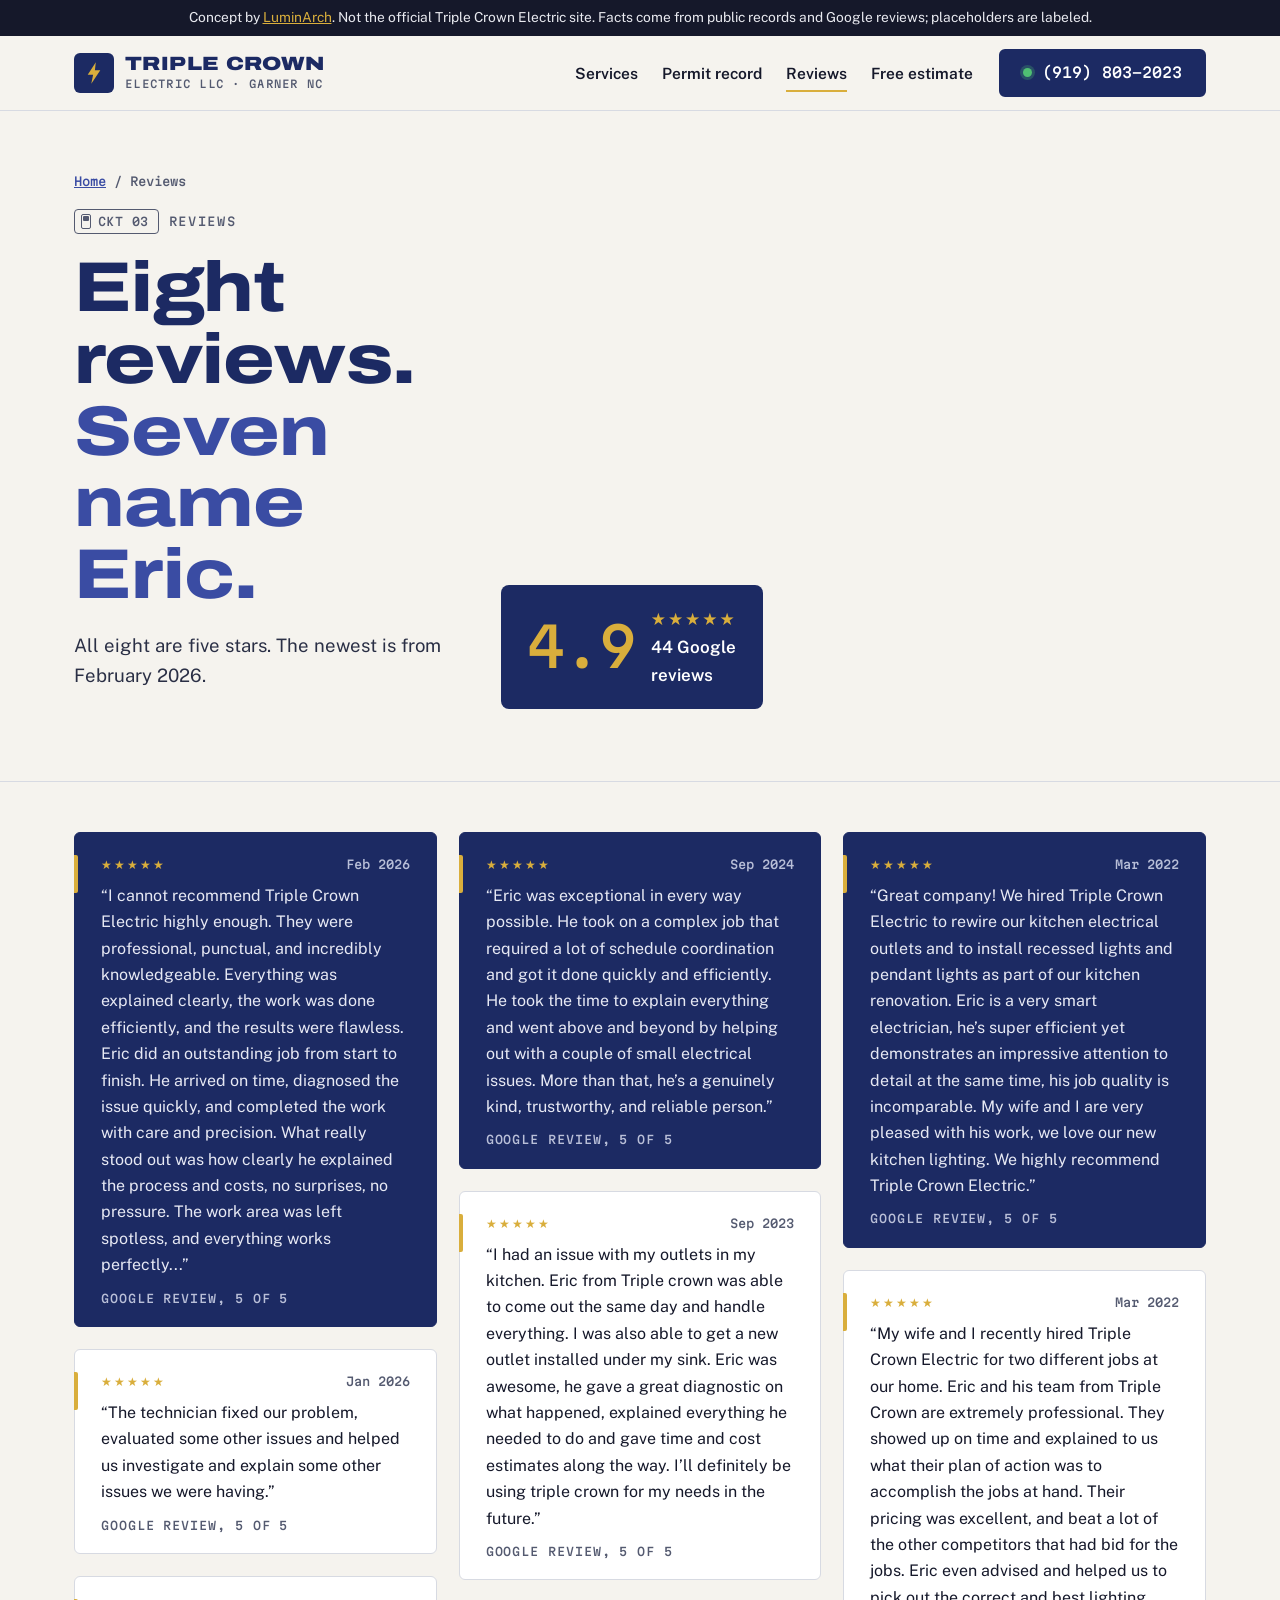
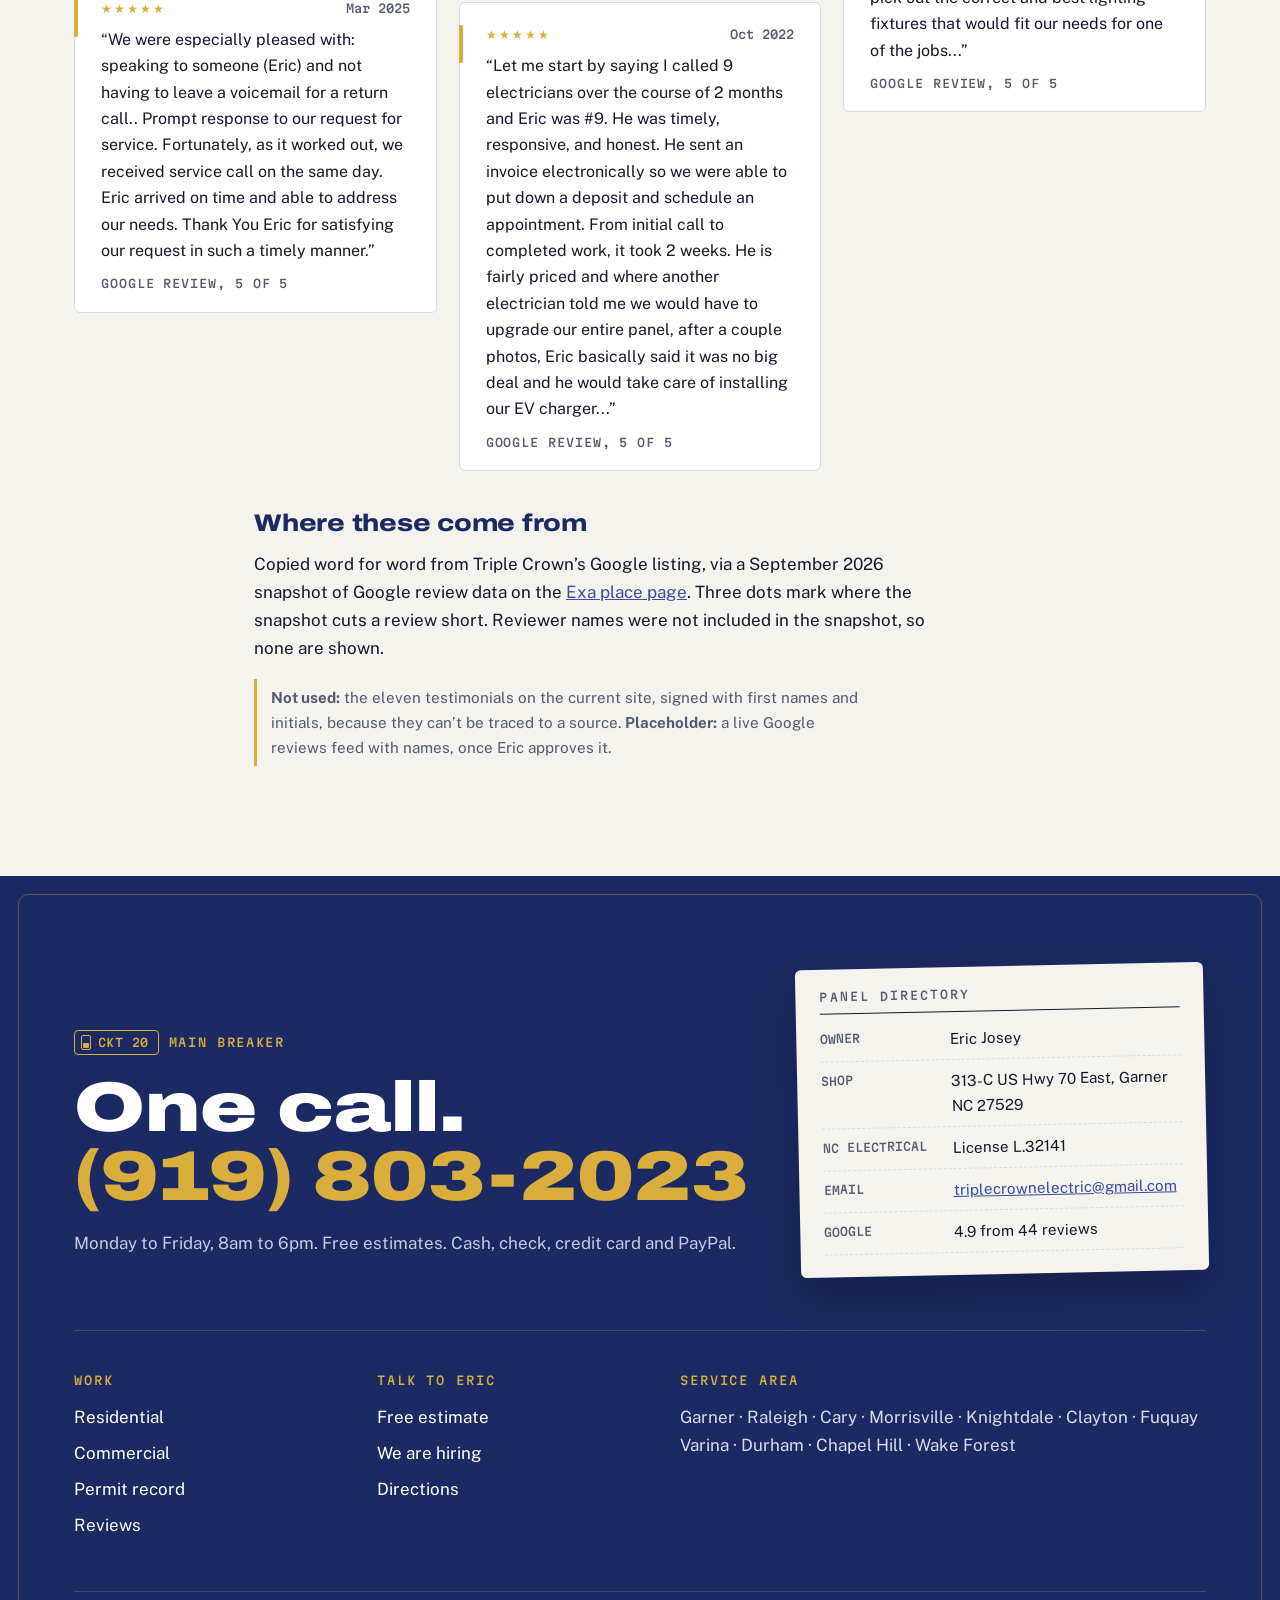
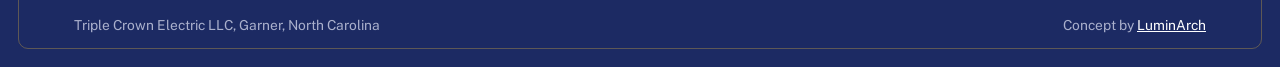
<file: reviews.html>
<!doctype html><html lang="en" class="no-js"><head><meta charset="utf-8"><meta name="viewport" content="width=device-width,initial-scale=1">
<title>4.9 Stars from 44 Google Reviews | Triple Crown Electric</title><meta name="description" content="Read Google reviews of Eric Josey and Triple Crown Electric: same day service calls, clear pricing, EV chargers and kitchen rewires. Call (919) 803-2023 today."><link rel="canonical" href="https://triple-crown-electric-demo.vercel.app/reviews.html">
<meta property="og:type" content="website"><meta property="og:site_name" content="Triple Crown Electric (concept)"><meta property="og:title" content="4.9 Stars from 44 Google Reviews | Triple Crown Electric"><meta property="og:description" content="Read Google reviews of Eric Josey and Triple Crown Electric: same day service calls, clear pricing, EV chargers and kitchen rewires. Call (919) 803-2023 today."><meta property="og:url" content="https://triple-crown-electric-demo.vercel.app/reviews.html"><meta property="og:image" content="https://triple-crown-electric-demo.vercel.app/og.png">
<meta name="twitter:card" content="summary_large_image"><meta name="twitter:title" content="4.9 Stars from 44 Google Reviews | Triple Crown Electric"><meta name="twitter:description" content="Read Google reviews of Eric Josey and Triple Crown Electric: same day service calls, clear pricing, EV chargers and kitchen rewires. Call (919) 803-2023 today."><meta name="twitter:image" content="https://triple-crown-electric-demo.vercel.app/og.png">
<meta name="robots" content="noindex, nofollow"><!-- concept demo, not for indexing -->
<meta name="theme-color" content="#1c2a63">
<link rel="preconnect" href="https://fonts.googleapis.com"><link rel="preconnect" href="https://fonts.gstatic.com" crossorigin>
<link rel="preload" as="style" href="https://fonts.googleapis.com/css2?family=Archivo:wdth,wght@112..125,600..900&family=Martian+Mono:wght@400;500&family=Public+Sans:ital,wght@0,400;0,600;0,700;1,400&display=swap"><link rel="stylesheet" href="https://fonts.googleapis.com/css2?family=Archivo:wdth,wght@112..125,600..900&family=Martian+Mono:wght@400;500&family=Public+Sans:ital,wght@0,400;0,600;0,700;1,400&display=swap" media="print" onload="this.media='all'"><noscript><link rel="stylesheet" href="https://fonts.googleapis.com/css2?family=Archivo:wdth,wght@112..125,600..900&family=Martian+Mono:wght@400;500&family=Public+Sans:ital,wght@0,400;0,600;0,700;1,400&display=swap"></noscript>
<link rel="stylesheet" href="css/design-system.css"><link rel="stylesheet" href="css/components.css"><link rel="stylesheet" href="css/pages.css">
<link rel="icon" href="data:image/svg+xml,%3Csvg xmlns='http://www.w3.org/2000/svg' viewBox='0 0 26 26'%3E%3Crect width='26' height='26' rx='4' fill='%231c2a63'/%3E%3Cpath d='M15 3 L8 15 H13 L11 23 L18 11 H13 Z' fill='%23d9ae3c'/%3E%3C/svg%3E">
<script>document.documentElement.classList.replace('no-js','js-ready')</script><script type="application/ld+json">[{"@context": "https://schema.org", "@type": "Electrician", "name": "Triple Crown Electric LLC", "url": "https://www.triplecrownelectric.com", "telephone": "+1-919-803-2023", "email": "triplecrownelectric@gmail.com", "founder": {"@type": "Person", "name": "Eric Josey"}, "address": {"@type": "PostalAddress", "streetAddress": "313-C US Highway 70 East", "addressLocality": "Garner", "addressRegion": "NC", "postalCode": "27529", "addressCountry": "US"}, "geo": {"@type": "GeoCoordinates", "latitude": 35.702794, "longitude": -78.597804}, "openingHours": "Mo-Fr 08:00-18:00", "areaServed": ["Garner", "Raleigh", "Cary", "Morrisville", "Knightdale", "Clayton", "Fuquay Varina", "Durham", "Chapel Hill", "Wake Forest"], "paymentAccepted": "Cash, Check, Credit Card, PayPal", "aggregateRating": {"@type": "AggregateRating", "ratingValue": "4.9", "reviewCount": "44"}, "image": "https://triple-crown-electric-demo.vercel.app/img/storefront-313c.webp"}, {"@context": "https://schema.org", "@type": "BreadcrumbList", "itemListElement": [{"@type": "ListItem", "position": 1, "name": "Home", "item": "https://triple-crown-electric-demo.vercel.app/"}, {"@type": "ListItem", "position": 2, "name": "Reviews", "item": "https://triple-crown-electric-demo.vercel.app/reviews.html"}]}]</script></head><body>
<a class="skip" href="#main">Skip to content</a>
<div class="demo-bar">Concept by <a href="https://luminarch.pro">LuminArch</a>. Not the official Triple Crown Electric site. Facts come from public records and Google reviews; placeholders are labeled.</div>
<header class="top"><div class="wrap nav"><a class="mark" href="index.html"><span class="bolt" aria-hidden="true"><svg viewBox="0 0 20 26"><path d="M12 1 L3 15 H9 L7 25 L17 10 H11 Z"/></svg></span><span class="mk"><b>Triple Crown</b><small>Electric LLC &middot; Garner NC</small></span></a>
<button class="menu-btn" aria-expanded="false" aria-controls="menu">Menu</button><ul id="menu"><li><a href="services.html">Services</a></li><li><a href="record.html">Permit record</a></li><li><a href="reviews.html" aria-current="page">Reviews</a></li><li><a href="contact.html">Free estimate</a></li></ul><a class="btn btn--call" href="tel:+19198032023"><span class="dot" aria-hidden="true"></span><span class="cl-full">(919) 803&#8209;2023</span><span class="cl-short">Call Eric</span></a></div></header><main id="main">
<section class="page-head"><div class="wrap ph-grid"><div class="rv"><p class="crumbs"><a href="index.html">Home</a> / Reviews</p><p class="kicker"><span class="ckt"><i class="tog" aria-hidden="true"></i>CKT 03</span><span class="ckt-t">Reviews</span></p><h1>Eight reviews. <em>Seven name Eric.</em></h1><p class="lede">All eight are five stars. The newest is from February 2026.</p></div>
<div class="score rv"><span class="mv" data-count="4.9" data-dec="1">4.9</span><span><span class="stars" aria-hidden="true">&#9733;&#9733;&#9733;&#9733;&#9733;</span><b>44 Google reviews</b></span></div></div></section>
<div class="wrap wall"><blockquote class="rq rv "><div class="rq-top"><span class="stars" aria-hidden="true">&#9733;&#9733;&#9733;&#9733;&#9733;</span><time datetime="2026-02-05">Feb 2026</time></div><p>&ldquo;I cannot recommend Triple Crown Electric highly enough. They were professional, punctual, and incredibly knowledgeable. Everything was explained clearly, the work was done efficiently, and the results were flawless. Eric did an outstanding job from start to finish. He arrived on time, diagnosed the issue quickly, and completed the work with care and precision. What really stood out was how clearly he explained the process and costs, no surprises, no pressure. The work area was left spotless, and everything works perfectly...&rdquo;</p><footer><span class="src">Google review, 5 of 5</span></footer></blockquote><blockquote class="rq rv "><div class="rq-top"><span class="stars" aria-hidden="true">&#9733;&#9733;&#9733;&#9733;&#9733;</span><time datetime="2026-01-05">Jan 2026</time></div><p>&ldquo;The technician fixed our problem, evaluated some other issues and helped us investigate and explain some other issues we were having.&rdquo;</p><footer><span class="src">Google review, 5 of 5</span></footer></blockquote><blockquote class="rq rv "><div class="rq-top"><span class="stars" aria-hidden="true">&#9733;&#9733;&#9733;&#9733;&#9733;</span><time datetime="2025-03-20">Mar 2025</time></div><p>&ldquo;We were especially pleased with: speaking to someone (Eric) and not having to leave a voicemail for a return call.. Prompt response to our request for service. Fortunately, as it worked out, we received service call on the same day. Eric arrived on time and able to address our needs. Thank You Eric for satisfying our request in such a timely manner.&rdquo;</p><footer><span class="src">Google review, 5 of 5</span></footer></blockquote><blockquote class="rq rv "><div class="rq-top"><span class="stars" aria-hidden="true">&#9733;&#9733;&#9733;&#9733;&#9733;</span><time datetime="2024-09-24">Sep 2024</time></div><p>&ldquo;Eric was exceptional in every way possible. He took on a complex job that required a lot of schedule coordination and got it done quickly and efficiently. He took the time to explain everything and went above and beyond by helping out with a couple of small electrical issues. More than that, he&rsquo;s a genuinely kind, trustworthy, and reliable person.&rdquo;</p><footer><span class="src">Google review, 5 of 5</span></footer></blockquote><blockquote class="rq rv "><div class="rq-top"><span class="stars" aria-hidden="true">&#9733;&#9733;&#9733;&#9733;&#9733;</span><time datetime="2023-09-04">Sep 2023</time></div><p>&ldquo;I had an issue with my outlets in my kitchen. Eric from Triple crown was able to come out the same day and handle everything. I was also able to get a new outlet installed under my sink. Eric was awesome, he gave a great diagnostic on what happened, explained everything he needed to do and gave time and cost estimates along the way. I&rsquo;ll definitely be using triple crown for my needs in the future.&rdquo;</p><footer><span class="src">Google review, 5 of 5</span></footer></blockquote><blockquote class="rq rv "><div class="rq-top"><span class="stars" aria-hidden="true">&#9733;&#9733;&#9733;&#9733;&#9733;</span><time datetime="2022-10-06">Oct 2022</time></div><p>&ldquo;Let me start by saying I called 9 electricians over the course of 2 months and Eric was #9. He was timely, responsive, and honest. He sent an invoice electronically so we were able to put down a deposit and schedule an appointment. From initial call to completed work, it took 2 weeks. He is fairly priced and where another electrician told me we would have to upgrade our entire panel, after a couple photos, Eric basically said it was no big deal and he would take care of installing our EV charger...&rdquo;</p><footer><span class="src">Google review, 5 of 5</span></footer></blockquote><blockquote class="rq rv "><div class="rq-top"><span class="stars" aria-hidden="true">&#9733;&#9733;&#9733;&#9733;&#9733;</span><time datetime="2022-03-23">Mar 2022</time></div><p>&ldquo;Great company! We hired Triple Crown Electric to rewire our kitchen electrical outlets and to install recessed lights and pendant lights as part of our kitchen renovation. Eric is a very smart electrician, he&rsquo;s super efficient yet demonstrates an impressive attention to detail at the same time, his job quality is incomparable. My wife and I are very pleased with his work, we love our new kitchen lighting. We highly recommend Triple Crown Electric.&rdquo;</p><footer><span class="src">Google review, 5 of 5</span></footer></blockquote><blockquote class="rq rv "><div class="rq-top"><span class="stars" aria-hidden="true">&#9733;&#9733;&#9733;&#9733;&#9733;</span><time datetime="2022-03-08">Mar 2022</time></div><p>&ldquo;My wife and I recently hired Triple Crown Electric for two different jobs at our home. Eric and his team from Triple Crown are extremely professional. They showed up on time and explained to us what their plan of action was to accomplish the jobs at hand. Their pricing was excellent, and beat a lot of the other competitors that had bid for the jobs. Eric even advised and helped us to pick out the correct and best lighting fixtures that would fit our needs for one of the jobs...&rdquo;</p><footer><span class="src">Google review, 5 of 5</span></footer></blockquote></div>
<section class="wrap rv-sources rv"><h2>Where these come from</h2><p>Copied word for word from Triple Crown&rsquo;s Google listing, via a September 2026 snapshot of Google review data on the <a href="https://exa.ai/library/place/qjqsyr1j1t1" rel="noopener">Exa place page</a>. Three dots mark where the snapshot cuts a review short. Reviewer names were not included in the snapshot, so none are shown.</p>
<p class="note"><strong>Not used:</strong> the eleven testimonials on the current site, signed with first names and initials, because they can&rsquo;t be traced to a source. <strong>Placeholder:</strong> a live Google reviews feed with names, once Eric approves it.</p></section></main><footer class="site-foot"><div class="wrap">
<div class="door">
 <div class="door-l"><p class="kicker kicker--gold"><span class="ckt"><i class="tog" aria-hidden="true"></i>CKT 20</span><span class="ckt-t">Main breaker</span></p><p class="foot-call">One call.<br><a href="tel:+19198032023">(919) 803&#8209;2023</a></p><p class="foot-sub">Monday to Friday, 8am to 6pm. Free estimates. Cash, check, credit card and PayPal.</p></div>
 <div class="door-r"><div class="label-card"><p class="lc-h">Panel directory</p><dl>
  <div><dt>Owner</dt><dd>Eric Josey</dd></div><div><dt>Shop</dt><dd>313-C US Hwy 70 East, Garner NC 27529</dd></div>
  <div><dt>NC electrical</dt><dd>License L.32141</dd></div><div><dt>Email</dt><dd><a href="mailto:triplecrownelectric@gmail.com">triplecrownelectric@gmail.com</a></dd></div>
  <div><dt>Google</dt><dd>4.9 from 44 reviews</dd></div></dl></div></div>
</div>
<div class="foot-grid">
 <div><h2>Work</h2><ul><li><a href="services.html#residential">Residential</a></li><li><a href="services.html#commercial">Commercial</a></li><li><a href="record.html">Permit record</a></li><li><a href="reviews.html">Reviews</a></li></ul></div>
 <div><h2>Talk to Eric</h2><ul><li><a href="contact.html">Free estimate</a></li><li><a href="contact.html#hiring">We are hiring</a></li><li><a href="https://www.google.com/maps/search/?api=1&query=Triple+Crown+Electric+LLC+313+US+70+Hwy+E+Garner+NC" rel="noopener">Directions</a></li></ul></div>
 <div class="ft-towns"><h2>Service area</h2><p>Garner &middot; Raleigh &middot; Cary &middot; Morrisville &middot; Knightdale &middot; Clayton &middot; Fuquay Varina &middot; Durham &middot; Chapel Hill &middot; Wake Forest</p></div>
</div>
<div class="foot-row"><span>Triple Crown Electric LLC, Garner, North Carolina</span><span>Concept by <a href="https://luminarch.pro">LuminArch</a></span></div></div></footer>
<script src="js/main.js"></script></body></html>
</file>
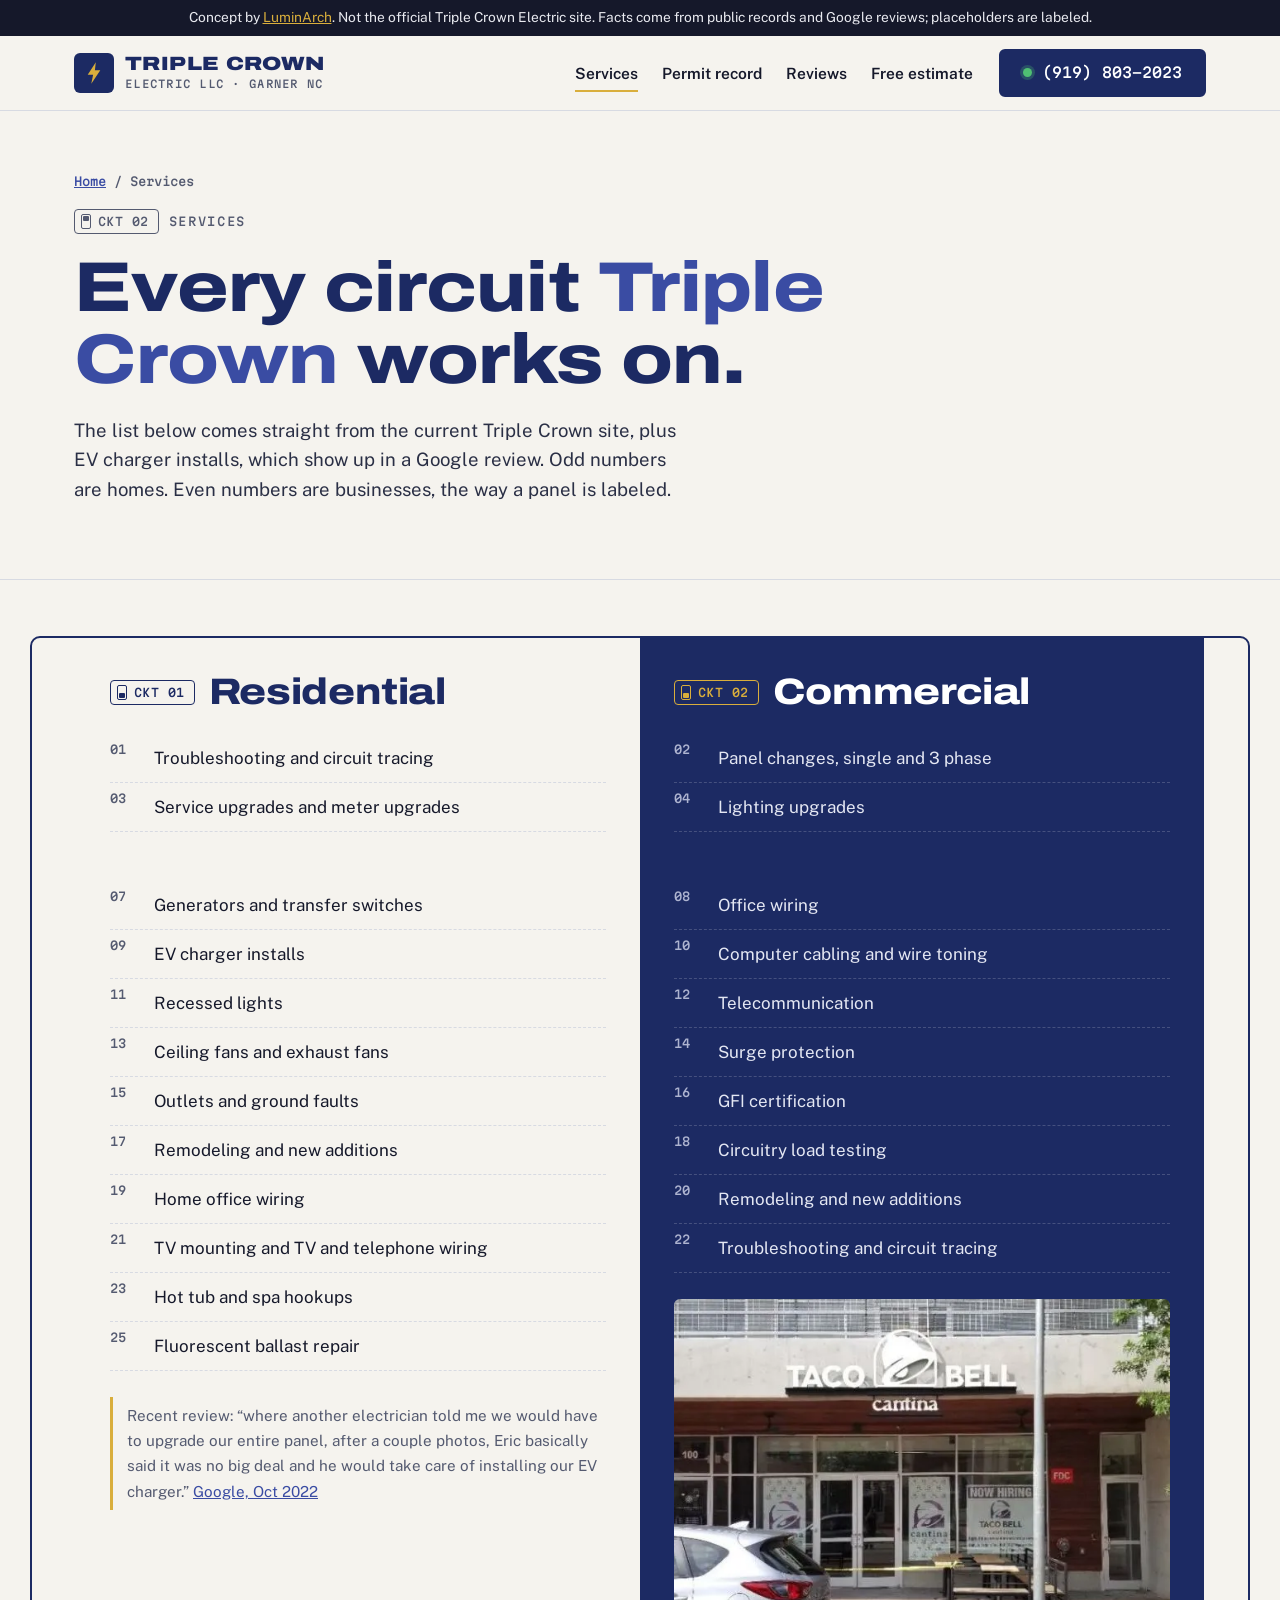
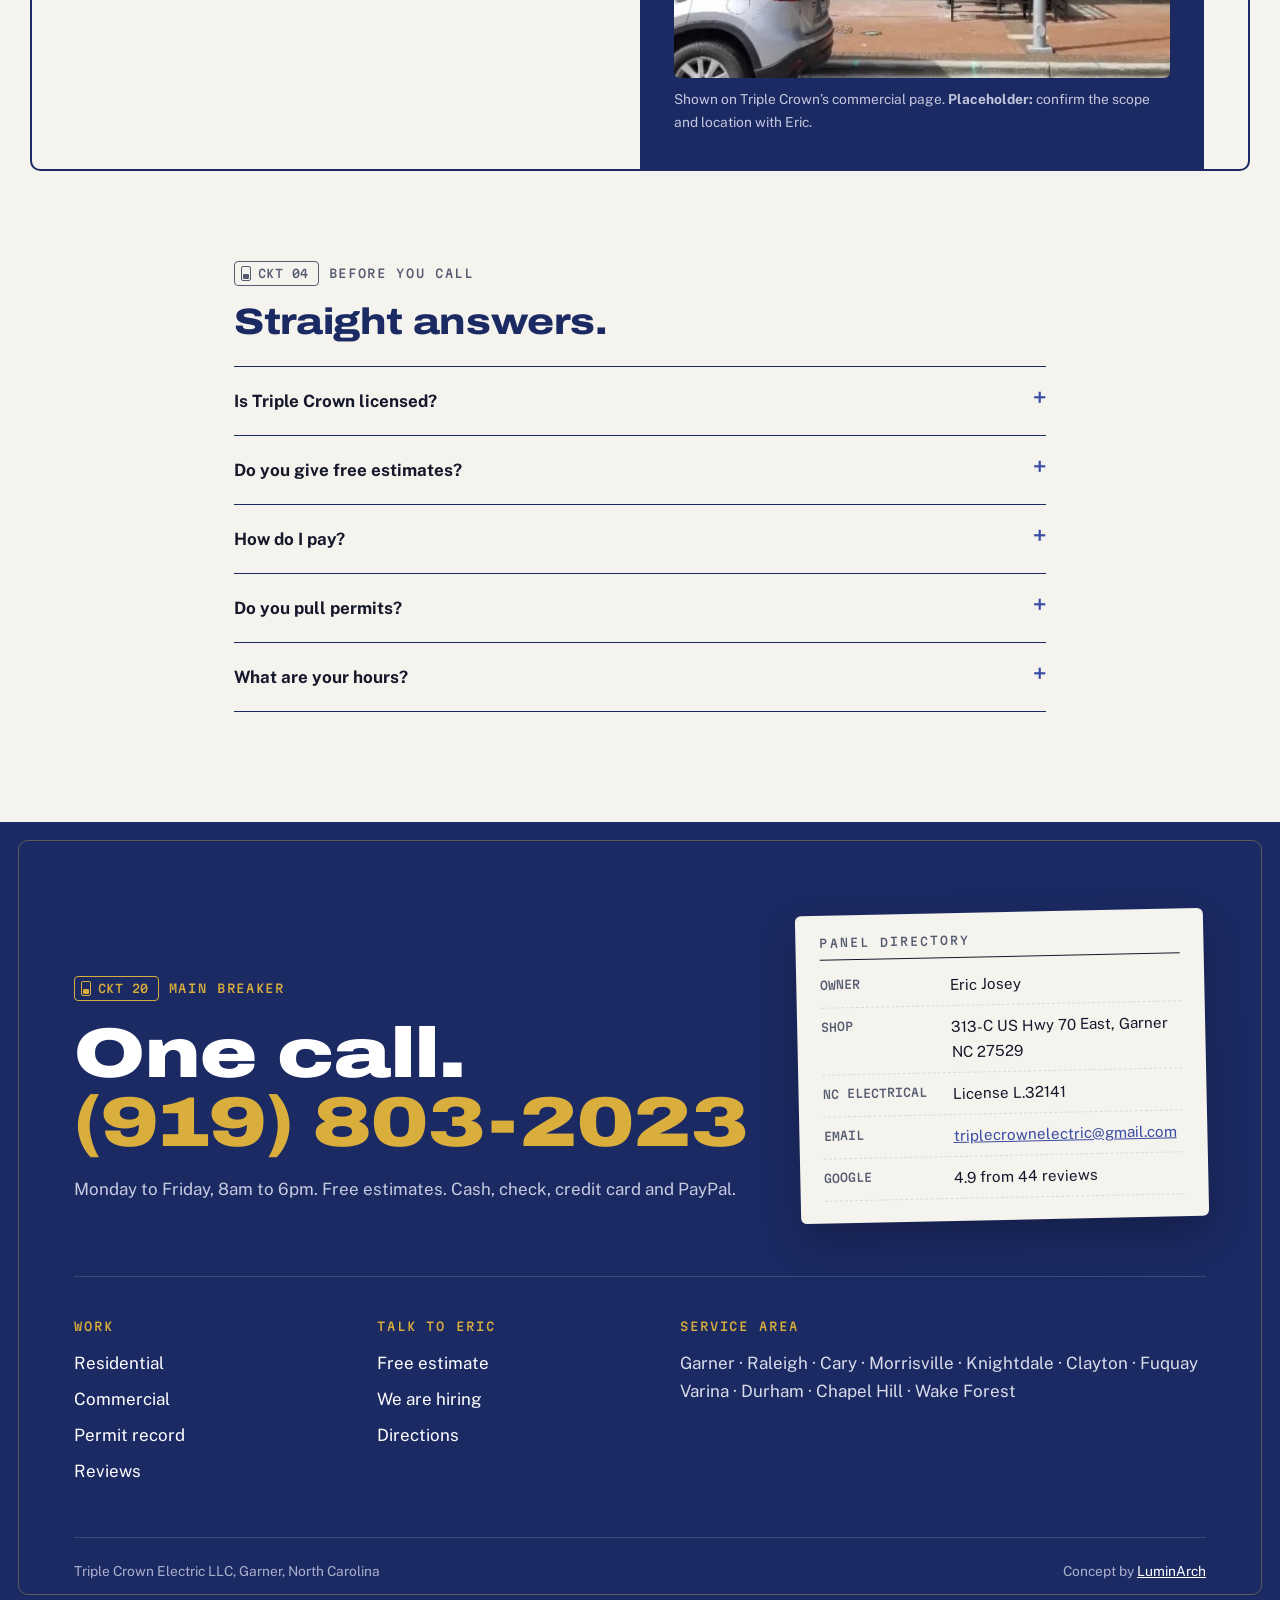
<file: services.html>
<!doctype html><html lang="en" class="no-js"><head><meta charset="utf-8"><meta name="viewport" content="width=device-width,initial-scale=1">
<title>Residential and Commercial Electrical Services | Triple Crown</title><meta name="description" content="Panel and service upgrades, generators, EV chargers, lighting, troubleshooting and 3 phase commercial work from Triple Crown Electric in Garner NC. Call Eric today."><link rel="canonical" href="https://triple-crown-electric-demo.vercel.app/services.html">
<meta property="og:type" content="website"><meta property="og:site_name" content="Triple Crown Electric (concept)"><meta property="og:title" content="Residential and Commercial Electrical Services | Triple Crown"><meta property="og:description" content="Panel and service upgrades, generators, EV chargers, lighting, troubleshooting and 3 phase commercial work from Triple Crown Electric in Garner NC. Call Eric today."><meta property="og:url" content="https://triple-crown-electric-demo.vercel.app/services.html"><meta property="og:image" content="https://triple-crown-electric-demo.vercel.app/og.png">
<meta name="twitter:card" content="summary_large_image"><meta name="twitter:title" content="Residential and Commercial Electrical Services | Triple Crown"><meta name="twitter:description" content="Panel and service upgrades, generators, EV chargers, lighting, troubleshooting and 3 phase commercial work from Triple Crown Electric in Garner NC. Call Eric today."><meta name="twitter:image" content="https://triple-crown-electric-demo.vercel.app/og.png">
<meta name="robots" content="noindex, nofollow"><!-- concept demo, not for indexing -->
<meta name="theme-color" content="#1c2a63">
<link rel="preconnect" href="https://fonts.googleapis.com"><link rel="preconnect" href="https://fonts.gstatic.com" crossorigin>
<link rel="preload" as="style" href="https://fonts.googleapis.com/css2?family=Archivo:wdth,wght@112..125,600..900&family=Martian+Mono:wght@400;500&family=Public+Sans:ital,wght@0,400;0,600;0,700;1,400&display=swap"><link rel="stylesheet" href="https://fonts.googleapis.com/css2?family=Archivo:wdth,wght@112..125,600..900&family=Martian+Mono:wght@400;500&family=Public+Sans:ital,wght@0,400;0,600;0,700;1,400&display=swap" media="print" onload="this.media='all'"><noscript><link rel="stylesheet" href="https://fonts.googleapis.com/css2?family=Archivo:wdth,wght@112..125,600..900&family=Martian+Mono:wght@400;500&family=Public+Sans:ital,wght@0,400;0,600;0,700;1,400&display=swap"></noscript>
<link rel="stylesheet" href="css/design-system.css"><link rel="stylesheet" href="css/components.css"><link rel="stylesheet" href="css/pages.css">
<link rel="icon" href="data:image/svg+xml,%3Csvg xmlns='http://www.w3.org/2000/svg' viewBox='0 0 26 26'%3E%3Crect width='26' height='26' rx='4' fill='%231c2a63'/%3E%3Cpath d='M15 3 L8 15 H13 L11 23 L18 11 H13 Z' fill='%23d9ae3c'/%3E%3C/svg%3E">
<script>document.documentElement.classList.replace('no-js','js-ready')</script><script type="application/ld+json">[{"@context": "https://schema.org", "@type": "Electrician", "name": "Triple Crown Electric LLC", "url": "https://www.triplecrownelectric.com", "telephone": "+1-919-803-2023", "email": "triplecrownelectric@gmail.com", "founder": {"@type": "Person", "name": "Eric Josey"}, "address": {"@type": "PostalAddress", "streetAddress": "313-C US Highway 70 East", "addressLocality": "Garner", "addressRegion": "NC", "postalCode": "27529", "addressCountry": "US"}, "geo": {"@type": "GeoCoordinates", "latitude": 35.702794, "longitude": -78.597804}, "openingHours": "Mo-Fr 08:00-18:00", "areaServed": ["Garner", "Raleigh", "Cary", "Morrisville", "Knightdale", "Clayton", "Fuquay Varina", "Durham", "Chapel Hill", "Wake Forest"], "paymentAccepted": "Cash, Check, Credit Card, PayPal", "aggregateRating": {"@type": "AggregateRating", "ratingValue": "4.9", "reviewCount": "44"}, "image": "https://triple-crown-electric-demo.vercel.app/img/storefront-313c.webp"}, {"@context": "https://schema.org", "@type": "BreadcrumbList", "itemListElement": [{"@type": "ListItem", "position": 1, "name": "Home", "item": "https://triple-crown-electric-demo.vercel.app/"}, {"@type": "ListItem", "position": 2, "name": "Services", "item": "https://triple-crown-electric-demo.vercel.app/services.html"}]}, {"@context": "https://schema.org", "@type": "FAQPage", "mainEntity": [{"@type": "Question", "name": "Is Triple Crown licensed?", "acceptedAnswer": {"@type": "Answer", "text": "Yes. North Carolina electrical contractor license L.32141."}}, {"@type": "Question", "name": "Do you give free estimates?", "acceptedAnswer": {"@type": "Answer", "text": "Yes. Call (919) 803-2023."}}, {"@type": "Question", "name": "How do I pay?", "acceptedAnswer": {"@type": "Answer", "text": "Cash, check, credit card and PayPal."}}, {"@type": "Question", "name": "What are your hours?", "acceptedAnswer": {"@type": "Answer", "text": "Monday to Friday, 8am to 6pm."}}]}, {"@context": "https://schema.org", "@type": "Service", "name": "Residential electrical service", "provider": {"@type": "Electrician", "name": "Triple Crown Electric LLC"}, "areaServed": "Garner, NC"}, {"@context": "https://schema.org", "@type": "Service", "name": "Commercial electrical service", "provider": {"@type": "Electrician", "name": "Triple Crown Electric LLC"}, "areaServed": "Garner, NC"}]</script></head><body>
<a class="skip" href="#main">Skip to content</a>
<div class="demo-bar">Concept by <a href="https://luminarch.pro">LuminArch</a>. Not the official Triple Crown Electric site. Facts come from public records and Google reviews; placeholders are labeled.</div>
<header class="top"><div class="wrap nav"><a class="mark" href="index.html"><span class="bolt" aria-hidden="true"><svg viewBox="0 0 20 26"><path d="M12 1 L3 15 H9 L7 25 L17 10 H11 Z"/></svg></span><span class="mk"><b>Triple Crown</b><small>Electric LLC &middot; Garner NC</small></span></a>
<button class="menu-btn" aria-expanded="false" aria-controls="menu">Menu</button><ul id="menu"><li><a href="services.html" aria-current="page">Services</a></li><li><a href="record.html">Permit record</a></li><li><a href="reviews.html">Reviews</a></li><li><a href="contact.html">Free estimate</a></li></ul><a class="btn btn--call" href="tel:+19198032023"><span class="dot" aria-hidden="true"></span><span class="cl-full">(919) 803&#8209;2023</span><span class="cl-short">Call Eric</span></a></div></header><main id="main">
<section class="page-head"><div class="wrap rv"><p class="crumbs"><a href="index.html">Home</a> / Services</p><p class="kicker"><span class="ckt"><i class="tog" aria-hidden="true"></i>CKT 02</span><span class="ckt-t">Services</span></p><h1>Every circuit <em>Triple Crown</em> works on.</h1>
<p class="lede">The list below comes straight from the current Triple Crown site, plus EV charger installs, which show up in a Google review. Odd numbers are homes. Even numbers are businesses, the way a panel is labeled.</p></div></section>
<div class="wrap svc-grid">
 <section id="residential" class="svc-col" aria-labelledby="res-h"><h2 id="res-h"><span class="ckt"><i class="tog" aria-hidden="true"></i>CKT 01</span> Residential</h2><ul class="svc-list"><li class="rv"><span class="pn">01</span>Troubleshooting and circuit tracing</li><li class="rv"><span class="pn">03</span>Service upgrades and meter upgrades</li><li class="rv"><span class="pn">05</span>Panel connections</li><li class="rv"><span class="pn">07</span>Generators and transfer switches</li><li class="rv"><span class="pn">09</span>EV charger installs</li><li class="rv"><span class="pn">11</span>Recessed lights</li><li class="rv"><span class="pn">13</span>Ceiling fans and exhaust fans</li><li class="rv"><span class="pn">15</span>Outlets and ground faults</li><li class="rv"><span class="pn">17</span>Remodeling and new additions</li><li class="rv"><span class="pn">19</span>Home office wiring</li><li class="rv"><span class="pn">21</span>TV mounting and TV and telephone wiring</li><li class="rv"><span class="pn">23</span>Hot tub and spa hookups</li><li class="rv"><span class="pn">25</span>Fluorescent ballast repair</li></ul>
  <p class="note">Recent review: &ldquo;where another electrician told me we would have to upgrade our entire panel, after a couple photos, Eric basically said it was no big deal and he would take care of installing our EV charger.&rdquo; <a href="reviews.html">Google, Oct 2022</a></p></section>
 <section id="commercial" class="svc-col svc-col--dark" aria-labelledby="com-h"><h2 id="com-h"><span class="ckt"><i class="tog" aria-hidden="true"></i>CKT 02</span> Commercial</h2><ul class="svc-list"><li class="rv"><span class="pn">02</span>Panel changes, single and 3 phase</li><li class="rv"><span class="pn">04</span>Lighting upgrades</li><li class="rv"><span class="pn">06</span>Parking lot lighting</li><li class="rv"><span class="pn">08</span>Office wiring</li><li class="rv"><span class="pn">10</span>Computer cabling and wire toning</li><li class="rv"><span class="pn">12</span>Telecommunication</li><li class="rv"><span class="pn">14</span>Surge protection</li><li class="rv"><span class="pn">16</span>GFI certification</li><li class="rv"><span class="pn">18</span>Circuitry load testing</li><li class="rv"><span class="pn">20</span>Remodeling and new additions</li><li class="rv"><span class="pn">22</span>Troubleshooting and circuit tracing</li></ul>
  <figure class="svc-fig"><img src="img/commercial-cantina-exterior.webp" alt="Taco Bell Cantina storefront, a commercial job shown on the Triple Crown site" width="600" height="458" loading="lazy" decoding="async"><figcaption>Shown on Triple Crown&rsquo;s commercial page. <strong>Placeholder:</strong> confirm the scope and location with Eric.</figcaption></figure></section>
</div>
<section class="wrap faq" aria-labelledby="f-h"><p class="kicker"><span class="ckt"><i class="tog" aria-hidden="true"></i>CKT 04</span><span class="ckt-t">Before you call</span></p><h2 id="f-h">Straight answers.</h2>
<details class="rv"><summary>Is Triple Crown licensed?</summary><p>Yes. North Carolina electrical contractor license L.32141, verified active by BuildZoom in May 2026. The company also holds NC plumbing license 38077.</p></details>
<details class="rv"><summary>Do you give free estimates?</summary><p>Yes. Estimates are free. Call (919) 803&#8209;2023 or send the form on the estimate page.</p></details>
<details class="rv"><summary>How do I pay?</summary><p>Cash, check, credit card and PayPal.</p></details>
<details class="rv"><summary>Do you pull permits?</summary><p>For permitted work, yes. Public records show about 100 permitted projects from 2023 through September 2026.</p></details>
<details class="rv"><summary>What are your hours?</summary><p>Monday to Friday, 8am to 6pm. Closed Saturday and Sunday.</p></details>
</section></main><footer class="site-foot"><div class="wrap">
<div class="door">
 <div class="door-l"><p class="kicker kicker--gold"><span class="ckt"><i class="tog" aria-hidden="true"></i>CKT 20</span><span class="ckt-t">Main breaker</span></p><p class="foot-call">One call.<br><a href="tel:+19198032023">(919) 803&#8209;2023</a></p><p class="foot-sub">Monday to Friday, 8am to 6pm. Free estimates. Cash, check, credit card and PayPal.</p></div>
 <div class="door-r"><div class="label-card"><p class="lc-h">Panel directory</p><dl>
  <div><dt>Owner</dt><dd>Eric Josey</dd></div><div><dt>Shop</dt><dd>313-C US Hwy 70 East, Garner NC 27529</dd></div>
  <div><dt>NC electrical</dt><dd>License L.32141</dd></div><div><dt>Email</dt><dd><a href="mailto:triplecrownelectric@gmail.com">triplecrownelectric@gmail.com</a></dd></div>
  <div><dt>Google</dt><dd>4.9 from 44 reviews</dd></div></dl></div></div>
</div>
<div class="foot-grid">
 <div><h2>Work</h2><ul><li><a href="services.html#residential">Residential</a></li><li><a href="services.html#commercial">Commercial</a></li><li><a href="record.html">Permit record</a></li><li><a href="reviews.html">Reviews</a></li></ul></div>
 <div><h2>Talk to Eric</h2><ul><li><a href="contact.html">Free estimate</a></li><li><a href="contact.html#hiring">We are hiring</a></li><li><a href="https://www.google.com/maps/search/?api=1&query=Triple+Crown+Electric+LLC+313+US+70+Hwy+E+Garner+NC" rel="noopener">Directions</a></li></ul></div>
 <div class="ft-towns"><h2>Service area</h2><p>Garner &middot; Raleigh &middot; Cary &middot; Morrisville &middot; Knightdale &middot; Clayton &middot; Fuquay Varina &middot; Durham &middot; Chapel Hill &middot; Wake Forest</p></div>
</div>
<div class="foot-row"><span>Triple Crown Electric LLC, Garner, North Carolina</span><span>Concept by <a href="https://luminarch.pro">LuminArch</a></span></div></div></footer>
<script src="js/main.js"></script></body></html>
</file>
<file: css/design-system.css>
/* Triple Crown Electric concept: tokens. Crown navy and sovereign blue sampled from the Triple Crown logo; gilt from the logo bolt and the live site's gold band. */
:root{
  --crown:#1c2a63;      /* deep navy: dark bands, text on gold */
  --sovereign:#3a4ca3;  /* logo wordmark blue: links, accents on light */
  --gilt:#d9ae3c;       /* logo bolt gold: dark backgrounds and fills only */
  --gilt-dk:#8a6a12;    /* gold deepened for AA text on paper */
  --paper:#f5f3ee;      /* page, panel door enamel */
  --steel:#d7dae2;      /* panel lines, rules */
  --ink:#15182a;        /* body text */
  --slate:#545a70;      /* muted text, 6.3:1 on paper */
  --hot:#c2361b;        /* hot wire red: signal only (live dot, focus, errors) */
  --f-display:"Archivo",Arial Narrow,sans-serif;
  --f-body:"Public Sans",system-ui,sans-serif;
  --f-mono:"Martian Mono",ui-monospace,monospace;
  --step-0:1.0625rem;   /* 17px body */
  --step-2:1.5rem;--step-3:clamp(1.8rem,3vw,2.3rem);--step-4:clamp(2.1rem,4.4vw,3.2rem);--step-5:clamp(2.5rem,5.6vw,4.4rem);
  --snap:cubic-bezier(.2,.9,.1,1);
  --wrap:1220px;--gut:clamp(20px,4vw,44px);--r:6px;
}
*,*::before,*::after{box-sizing:border-box}
html,body{overflow-x:clip}
html{scroll-behavior:smooth}
body{margin:0;background:var(--paper);color:var(--ink);font:400 var(--step-0)/1.65 var(--f-body);-webkit-font-smoothing:antialiased}
img{max-width:100%;display:block;height:auto}
h1,h2,h3{font-family:var(--f-display);font-stretch:118%;font-weight:800;line-height:1.02;letter-spacing:-.01em;margin:0;color:var(--crown)}
h1 em,h2 em{font-style:normal;color:var(--sovereign)}
p{margin:0 0 1em;max-width:68ch}
a{color:inherit}
:focus-visible{outline:3px solid var(--hot);outline-offset:3px;border-radius:2px}
.wrap{max-width:var(--wrap);margin:0 auto;padding:0 var(--gut)}
.kicker{display:flex;flex-wrap:wrap;align-items:center;gap:10px;margin:0 0 18px;font:500 .74rem/1.3 var(--f-mono);letter-spacing:.06em;text-transform:uppercase;color:var(--slate)}
.kicker--gold{color:var(--gilt)}
.sr{position:absolute;width:1px;height:1px;overflow:hidden;clip:rect(0 0 0 0);white-space:nowrap}
.skip{position:absolute;left:-999px;top:8px;background:var(--crown);color:#fff;padding:10px 14px;z-index:99}
.skip:focus{left:8px}
@media (prefers-reduced-motion:reduce){*,*::before,*::after{animation:none!important;transition:none!important;scroll-behavior:auto!important}}
</file>
<file: css/components.css>
/* signature: the circuit tag. A breaker toggle plus a CKT number, like a panel directory. */
.ckt{display:inline-flex;align-items:center;gap:7px;padding:4px 9px 4px 6px;border:1.5px solid currentColor;border-radius:4px;font:500 .72rem/1 var(--f-mono);letter-spacing:.04em;white-space:nowrap}
.ckt-t{letter-spacing:.14em}
.tog{display:inline-block;width:10px;height:15px;border:1.5px solid currentColor;border-radius:2px;position:relative;flex:none}
.tog::after{content:"";position:absolute;left:1px;right:1px;height:5px;top:7px;background:currentColor;border-radius:1px;transition:top .25s var(--snap)}
.in .tog::after,.no-js .tog::after,.tog.on::after{top:1px}

.demo-bar{background:var(--ink);color:#e9eaf0;font-size:.86rem;line-height:1.45;padding:8px var(--gut);text-align:center}
.demo-bar a{color:var(--gilt)}
.top{position:sticky;top:0;z-index:20;background:rgba(245,243,238,.94);backdrop-filter:saturate(1.4) blur(8px);border-bottom:1px solid var(--steel)}
.nav{display:flex;align-items:center;gap:26px;min-height:74px}
.mark{display:flex;align-items:center;gap:11px;text-decoration:none;margin-right:auto}
.bolt{display:grid;place-items:center;width:40px;height:40px;background:var(--crown);border-radius:6px}
.bolt svg{width:18px;height:24px;fill:var(--gilt)}
.mk b{display:block;font:900 1.2rem/1 var(--f-display);font-stretch:125%;letter-spacing:.02em;text-transform:uppercase;color:var(--crown)}
.mk small{display:block;font:500 .66rem/1.4 var(--f-mono);letter-spacing:.12em;text-transform:uppercase;color:var(--slate);margin-top:3px}
#menu{display:flex;gap:24px;list-style:none;margin:0;padding:0}
#menu a{text-decoration:none;font-weight:600;font-size:.97rem;padding:8px 0;border-bottom:2px solid transparent}
#menu a:hover,#menu a[aria-current]{border-color:var(--gilt)}
.menu-btn{display:none}
.btn{display:inline-flex;align-items:center;gap:10px;min-height:48px;padding:12px 22px;border-radius:var(--r);background:var(--crown);color:#fff;font:700 1rem/1.1 var(--f-body);text-decoration:none;border:2px solid var(--crown);cursor:pointer;transition:background .2s,color .2s,transform .2s var(--snap)}
.btn:hover{background:var(--sovereign);border-color:var(--sovereign);transform:translateY(-1px)}
.btn--line{background:transparent;color:var(--crown)}
.btn--line:hover{background:var(--crown);color:#fff}
.btn--gold{background:var(--gilt);border-color:var(--gilt);color:var(--crown)}
.btn--gold:hover{background:#e8c25a;border-color:#e8c25a;color:var(--crown)}
.cl-short{display:none}
.btn--call{font-family:var(--f-mono);font-weight:500;font-size:.9rem;white-space:nowrap}
.dot,.live{display:inline-block;width:9px;height:9px;border-radius:50%;background:#4fbf73;box-shadow:0 0 0 3px rgba(79,191,115,.25)}
.stars{color:var(--gilt);letter-spacing:2px}
.note{font-size:.95rem;color:var(--slate);border-left:3px solid var(--gilt);padding:6px 0 6px 14px}
.fine{font-size:.88rem;color:var(--slate)}
.src-note{font-size:.84rem;color:var(--slate);margin-top:18px}
.crumbs{font:500 .75rem/1 var(--f-mono);color:var(--slate);margin-bottom:22px}
.crumbs a{color:var(--sovereign)}

/* review card */
.rq{margin:0;background:#fff;border:1px solid var(--steel);border-radius:var(--r);padding:26px 26px 22px;position:relative}
.rq::before{content:"";position:absolute;left:-1px;top:22px;width:4px;height:38px;background:var(--gilt);border-radius:0 2px 2px 0}
.rq-top{display:flex;justify-content:space-between;align-items:center;margin-bottom:12px;font:500 .74rem/1 var(--f-mono);color:var(--slate)}
.rq p{margin:0 0 14px;font-size:1rem}
.rq footer{font:500 .72rem/1 var(--f-mono);letter-spacing:.08em;text-transform:uppercase;color:var(--slate)}
.rq--big p{font-size:1.15rem;line-height:1.6}

/* reveal: breaker snap. Short crisp rise, toggles flip on as each block arrives */
.js-ready .rv{opacity:0;transform:translateY(18px);transition:opacity .45s var(--snap),transform .45s var(--snap)}
.js-ready .rv.in{opacity:1;transform:none}

/* footer: the panel door, closing spread */
.site-foot{background:var(--crown);color:#d9dcea;margin-top:110px;padding:90px 0 30px;position:relative}
.site-foot::before{content:"";position:absolute;inset:18px;border:1.5px solid rgba(217,174,60,.35);border-radius:10px;pointer-events:none}
.site-foot a{color:#fff}
.door{display:grid;grid-template-columns:1.2fr 1fr;gap:50px;align-items:end;padding-bottom:56px;border-bottom:1px solid rgba(255,255,255,.14)}
.foot-call{font:900 clamp(1.9rem,7.4vw,4.4rem)/.98 var(--f-display);font-stretch:125%;color:#fff;margin:0 0 18px;max-width:none}
.foot-call a{color:var(--gilt);text-decoration:none;white-space:nowrap}
.foot-call a:hover{text-decoration:underline;text-decoration-thickness:3px}
.foot-sub{color:#c7cbe0}
.label-card{background:var(--paper);color:var(--ink);border-radius:6px;padding:22px 24px;box-shadow:0 18px 40px rgba(0,0,0,.25);transform:rotate(-1.2deg)}
.label-card a{color:var(--sovereign)}
.lc-h{font:500 .72rem/1 var(--f-mono);letter-spacing:.18em;text-transform:uppercase;color:var(--slate);border-bottom:1.5px solid var(--ink);padding-bottom:10px;margin:0 0 6px}
.label-card dl{margin:0}
.label-card dl div{display:grid;grid-template-columns:118px 1fr;gap:12px;padding:8px 0;border-bottom:1px dashed var(--steel);font-size:.95rem}
.label-card dt{font:500 .72rem/1.9 var(--f-mono);text-transform:uppercase;color:var(--slate)}
.label-card dd{margin:0;overflow-wrap:anywhere}
.foot-grid{display:grid;grid-template-columns:1fr 1fr 2fr;gap:40px;padding:44px 0}
.foot-grid h2{font:500 .74rem/1 var(--f-mono);letter-spacing:.16em;text-transform:uppercase;color:var(--gilt);margin-bottom:16px}
.foot-grid ul{list-style:none;margin:0;padding:0}
.foot-grid li{margin:0 0 8px}
.foot-grid a{text-decoration:none}
.foot-grid a:hover{text-decoration:underline}
.foot-row{display:flex;justify-content:space-between;gap:20px;flex-wrap:wrap;font-size:.86rem;color:#aab0cc;border-top:1px solid rgba(255,255,255,.14);padding-top:22px}

@media (max-width:940px){
  .nav{gap:14px;min-height:64px}
  .menu-btn{display:inline-flex;align-items:center;min-height:44px;padding:8px 14px;border:1.5px solid var(--crown);border-radius:var(--r);background:transparent;color:var(--crown);font:600 .95rem var(--f-body);cursor:pointer}
  #menu{display:none;position:absolute;left:0;right:0;top:100%;flex-direction:column;gap:0;background:var(--paper);border-bottom:1px solid var(--steel);padding:8px var(--gut) 18px}
  #menu.open{display:flex}
  #menu a{display:block;padding:12px 0;border-bottom:1px solid var(--steel)}
  .btn--call{padding:10px 12px;font-size:.82rem}
  .door,.foot-grid{grid-template-columns:1fr}
  .label-card{transform:none}
}
@media (max-width:520px){
  .mk small{display:none}
  .mk b{font-size:1rem}
  .btn--call .dot{display:none}
  .btn--call{min-height:44px;font-family:var(--f-body);font-weight:700}
  .cl-full{display:none}.cl-short{display:inline}
  .menu-btn{padding:8px 12px}
  .label-card dl div{grid-template-columns:1fr;gap:2px}
}

/* device QA: 320px phones, keep logo, menu and call button inside the screen; 44px tap targets */
.mark{min-height:44px}
@media (max-width:380px){
  .nav{gap:8px}
  .mark{gap:8px}
  .bolt{width:34px;height:34px}
  .mk b{font-size:.92rem}
  .menu-btn{padding:8px 10px}
  .btn--call{padding:10px}
}
</file>
<file: css/pages.css>
/* ---------- home hero: asymmetric. Copy left, the panel schedule right, dropping into the meter band (the grid break) ---------- */
.hero{padding:64px 0 56px;position:relative}
.hero::before{content:"";position:absolute;right:0;top:0;bottom:0;width:38%;background:repeating-linear-gradient(90deg,transparent 0 47px,rgba(28,42,99,.06) 47px 48px),repeating-linear-gradient(0deg,transparent 0 47px,rgba(28,42,99,.06) 47px 48px);pointer-events:none}
.hero-grid{display:grid;grid-template-columns:1.08fr .92fr;gap:56px;align-items:start;position:relative}
.hero h1{font-size:var(--step-5);margin:0 0 24px;max-width:13ch}
.hl{background:linear-gradient(transparent 62%,rgba(217,174,60,.55) 62%);padding:0 .06em}
.lede{font-size:1.16rem;line-height:1.6;color:#2a2f45;max-width:56ch}
.cta{display:flex;flex-wrap:wrap;gap:12px;margin:28px 0 18px}
.hours{display:flex;align-items:center;gap:10px;font:500 .78rem/1.4 var(--f-mono);color:var(--slate)}
.panel{background:#fff;border:2px solid var(--crown);border-radius:10px;box-shadow:14px 14px 0 var(--crown);margin-bottom:-136px;position:relative;z-index:2}
.panel-head{display:flex;justify-content:space-between;align-items:baseline;gap:12px;flex-wrap:wrap;padding:16px 20px;border-bottom:2px solid var(--crown)}
.panel-head p{margin:0;font:900 1.15rem/1 var(--f-display);font-stretch:125%;text-transform:uppercase;color:var(--crown)}
.panel-head span{font:500 .68rem/1 var(--f-mono);color:var(--slate);text-transform:uppercase;letter-spacing:.08em}
.panel-list{list-style:none;margin:0;padding:6px 0;display:grid;grid-template-columns:1fr 1fr}
.panel-list li{display:grid;grid-template-columns:30px 1fr 14px;gap:10px;align-items:center;padding:11px 18px;border-bottom:1px dashed var(--steel);font-size:.93rem;line-height:1.3}
.panel-list li:nth-child(odd){border-right:2px solid var(--crown)}
.panel-list li:nth-last-child(-n+2){border-bottom:0}
.pn{font:500 .74rem/1 var(--f-mono);color:var(--slate)}
.panel-list .tog{color:var(--crown)}
.panel-list .tog::after{top:7px!important;background:var(--crown)}
.panel-list .tog.on::after{top:1px!important;background:var(--gilt)}
.panel-list .tog.on{border-color:var(--crown)}
.panel-foot{display:flex;gap:16px;flex-wrap:wrap;align-items:center;padding:13px 20px;border-top:2px solid var(--crown);background:var(--paper);border-radius:0 0 8px 8px;font:500 .7rem/1 var(--f-mono);text-transform:uppercase;color:var(--slate)}
.panel-foot a{margin-left:auto;color:var(--sovereign);font-weight:500}

/* meter band */
.meter{background:var(--crown);color:#fff;padding:120px 0 56px}
.meter-grid{display:grid;grid-template-columns:repeat(4,1fr);gap:0}
.m{display:block;text-decoration:none;padding:6px 26px;border-left:1.5px solid rgba(217,174,60,.45)}
.m:first-child{border-left:0;padding-left:0}
a.m:hover .ml b{text-decoration:underline}
.mv{display:block;font:500 clamp(2.4rem,4.6vw,3.6rem)/1 var(--f-mono);color:var(--gilt);letter-spacing:-.04em;margin-bottom:10px}
.mv--sm{font-size:clamp(1.6rem,2.6vw,2.2rem);padding-top:12px}
.ml{display:block;color:#d4d8ea;font-size:.98rem}
.ml b{color:#fff}
.meter .src-note{color:#aeb4d0;margin-top:34px}

/* voices: big quote column with offset head */
.voices{padding:100px 0 40px}
.voices-grid{display:grid;grid-template-columns:.85fr 1.15fr;gap:56px;align-items:start}
.v-head{position:sticky;top:110px}
.v-head h2{font-size:var(--step-3);margin-bottom:18px;font-stretch:108%}
.v-quotes{display:grid;gap:22px}

/* record teaser on gold */
.record-teaser{background:var(--gilt);margin-top:80px;padding:80px 0;color:var(--crown)}
.record-teaser h2{font-size:var(--step-4);margin-bottom:18px}
.record-teaser h2 em{background:var(--crown);color:var(--gilt);padding:0 .14em;-webkit-box-decoration-break:clone;box-decoration-break:clone}
.record-teaser .kicker--gold{color:var(--crown)}
.record-teaser p{color:#1f2547}
.record-teaser .fine{color:#2c2f45;grid-column:2}
.rt-grid{display:grid;grid-template-columns:1fr 1fr;gap:20px 64px;align-items:center}
.years{list-style:none;margin:0;padding:0;display:grid;gap:12px}
.years li,.vals li{display:grid;grid-template-columns:62px 1fr;gap:14px;align-items:center}
.y{font:500 .82rem/1 var(--f-mono)}
.bar{display:block;height:34px;width:calc(var(--v)*100%);min-width:44px;background:var(--crown);border-radius:3px;position:relative;transform-origin:left;transition:transform .7s var(--snap)}
.bar b{position:absolute;right:10px;top:50%;transform:translateY(-50%);font:500 .85rem/1 var(--f-mono);color:var(--gilt)}
.js-ready .rv:not(.in) .bar{transform:scaleX(.08)}

/* split */
.split{padding:110px 0 30px}
.split-grid{display:grid;grid-template-columns:1.1fr .9fr;gap:56px;align-items:center}
.split h2{font-size:var(--step-4);margin-bottom:22px}
.split-photo{margin:0}
.split-photo img{border-radius:8px;border:2px solid var(--crown)}
.split-photo figcaption{display:flex;align-items:center;gap:10px;margin-top:12px;font-size:.88rem;color:var(--slate)}

/* service area: a wire with stops */
.area{padding:90px 0 0}
.area h2{font-size:var(--step-3);margin-bottom:34px}
.line{list-style:none;margin:0;padding:0;display:flex;flex-wrap:wrap;gap:0;position:relative}
.line li{position:relative;padding:28px 22px 0 0;font-weight:600}
.line li::before{content:"";position:absolute;left:0;right:0;top:8px;height:2px;background:var(--crown)}
.line li::after{content:"";position:absolute;left:0;top:2px;width:14px;height:14px;border-radius:50%;background:var(--paper);border:2.5px solid var(--crown)}
.line li:first-child::after{background:var(--gilt)}
.line span{display:block;padding-top:4px}

/* inner page heads */
.page-head{padding:64px 0 56px;border-bottom:1px solid var(--steel)}
.page-head h1{font-size:var(--step-5);max-width:16ch;margin-bottom:20px}
.page-head--dark{background:var(--crown);border:0}
.page-head--dark h1{color:#fff}.page-head--dark h1 em{color:var(--gilt)}
.page-head--dark .lede{color:#d4d8ea}.page-head--dark .crumbs{color:#aeb4d0}.page-head--dark .crumbs a{color:var(--gilt)}
.ph-grid{display:grid;grid-template-columns:1fr auto;gap:40px;align-items:end}
.score{display:flex;align-items:center;gap:16px;background:var(--crown);color:#fff;border-radius:8px;padding:20px 26px}
.score .mv{margin:0;font-size:3.4rem}
.score b{display:block;font-weight:600}

/* services */
.svc-grid{display:grid;grid-template-columns:1fr 1fr;gap:0;margin-top:56px;border:2px solid var(--crown);border-radius:10px;overflow:hidden}
.svc-col{padding:36px 34px}
.svc-col h2{display:flex;align-items:center;gap:14px;font-size:var(--step-3);margin-bottom:22px}
.svc-col--dark{background:var(--crown);color:#e4e7f3}
.svc-col--dark h2{color:#fff}.svc-col--dark .ckt{color:var(--gilt)}.svc-col--dark .pn{color:#aeb4d0}
.svc-list{list-style:none;margin:0 0 26px;padding:0}
.svc-list li{display:grid;grid-template-columns:34px 1fr;gap:10px;padding:10px 0;border-bottom:1px dashed var(--steel)}
.svc-col--dark .svc-list li{border-color:rgba(255,255,255,.18)}
.svc-col .note a{color:var(--sovereign)}
.svc-fig{margin:0}.svc-fig img{border-radius:6px}
.svc-fig figcaption{font-size:.86rem;color:#c3c8de;margin-top:10px}
.faq{padding-top:90px;max-width:900px}
.faq h2{font-size:var(--step-3);margin-bottom:24px}
.faq details{border-top:1.5px solid var(--crown);padding:4px 0}
.faq details:last-of-type{border-bottom:1.5px solid var(--crown)}
.faq summary{cursor:pointer;font-weight:700;padding:16px 0;list-style:none;display:flex;justify-content:space-between;gap:16px}
.faq summary::after{content:"+";font:500 1.2rem/1 var(--f-mono);color:var(--sovereign)}
.faq details[open] summary::after{content:"\2212"}
.faq details p{color:#30364d}

/* permit record */
.rec{display:grid;grid-template-columns:1fr 1fr;gap:28px;margin-top:-34px}
.rec-block{background:#fff;border:2px solid var(--crown);border-radius:10px;padding:30px}
.rec-block h2,.rec-mix h2{font-size:var(--step-2);font-stretch:110%;margin-bottom:22px}
.rec-block .bar{height:30px}
.vals{list-style:none;margin:0;padding:0;display:grid;gap:8px}
.vals li{grid-template-columns:150px 1fr}
.vals .y{font-size:.76rem}
.vals .bar{height:24px;background:var(--sovereign)}
.vals .bar b{color:#fff}
.vals li:nth-child(n+5) .bar{background:var(--crown)}
.vals li:nth-child(n+5) .bar b{color:var(--gilt)}
.rec-jobs{grid-column:1/-1;padding-top:60px}
.rec-jobs h2{font-size:var(--step-4);margin-bottom:28px}
.jobs{display:grid;grid-template-columns:1.3fr 1fr 1fr;gap:20px;margin-bottom:22px}
.job{background:var(--paper);border:1.5px solid var(--crown);border-top:8px solid var(--gilt);border-radius:6px;padding:24px}
.job:first-child{background:var(--crown);color:#e1e4f2;border-color:var(--crown);border-top-color:var(--gilt)}
.job:first-child h3,.job:first-child dd{color:#fff}.job:first-child .job-d,.job:first-child dt{color:#b9bfd8}
.job-d{font:500 .72rem/1.3 var(--f-mono);text-transform:uppercase;color:var(--slate);margin-bottom:12px}
.job h3{font:600 1.08rem/1.45 var(--f-body);margin-bottom:18px}
.job dl{margin:0}.job dl div{padding:8px 0;border-top:1px dashed var(--steel)}
.job dt{font:500 .68rem/1 var(--f-mono);text-transform:uppercase;color:var(--slate);margin-bottom:5px}
.job dd{margin:0;font:500 1rem/1.3 var(--f-mono);color:var(--crown)}
.rec-mix{grid-column:1/-1;display:grid;grid-template-columns:auto 1fr;gap:6px 40px;align-items:center;padding:34px 0;border-top:2px solid var(--crown);border-bottom:2px solid var(--crown)}
.rec-mix h2{margin:0}
.mix{list-style:none;margin:0;padding:0;display:flex;gap:34px;flex-wrap:wrap}
.mix b{font:500 2rem/1 var(--f-mono);color:var(--sovereign);margin-right:6px}
.rec-mix .fine{grid-column:1/-1;margin:8px 0 0}
.gallery-ph{grid-column:1/-1;padding-top:30px}
.gallery-ph h2{display:flex;align-items:center;gap:14px;font-size:var(--step-3);margin-bottom:22px}
.ph-grid{display:grid;grid-template-columns:2fr 1fr 1fr 1fr;gap:16px;margin-bottom:16px}
.ph-grid figure{margin:0}.ph-grid img{border-radius:6px;height:100%;object-fit:cover}
.ph-grid figcaption{font-size:.84rem;color:var(--slate);margin-top:6px}
.ph{display:grid;place-items:center;text-align:center;min-height:170px;padding:16px;border:2px dashed var(--sovereign);border-radius:6px;font:500 .74rem/1.5 var(--f-mono);color:var(--sovereign);background:repeating-linear-gradient(135deg,transparent 0 10px,rgba(58,76,163,.05) 10px 20px)}
.rec .src-note{grid-column:1/-1}

/* reviews */
.wall{columns:3 300px;column-gap:22px;margin-top:50px}
.wall .rq{break-inside:avoid;margin-bottom:22px}
.wall .rq:nth-child(3n+1){background:var(--crown);border-color:var(--crown);color:#e7e9f4}
.wall .rq:nth-child(3n+1) .rq-top,.wall .rq:nth-child(3n+1) footer{color:#b9bfd8}
.rv-sources{padding-top:40px;max-width:860px}
.rv-sources h2{font-size:var(--step-2);margin-bottom:14px}
.rv-sources a{color:var(--sovereign)}

/* contact */
.est-grid{display:grid;grid-template-columns:1.25fr .75fr;gap:48px;margin-top:50px;align-items:start}
form fieldset{border:0;padding:0;margin:0 0 24px}
legend{font-weight:700;margin-bottom:12px;color:var(--crown)}
.chips-in{display:flex;flex-wrap:wrap;gap:10px}
.chips-in label{display:inline-flex;align-items:center;gap:8px;padding:10px 14px;min-height:44px;border:1.5px solid var(--steel);border-radius:var(--r);background:#fff;cursor:pointer;font-size:.97rem}
.chips-in label:has(input:checked){border-color:var(--crown);background:#eef0f8}
.chips-in input{accent-color:var(--crown);width:18px;height:18px}
.two{display:grid;grid-template-columns:1fr 1fr;gap:18px}
.field{display:grid;gap:6px;margin-bottom:18px}
.field label{font-weight:600;font-size:.95rem}
.field input,.field select,.field textarea{font:inherit;padding:12px 14px;border:1.5px solid #b7bccb;border-radius:var(--r);background:#fff;color:var(--ink);min-height:48px}
.field input:focus-visible,.field select:focus-visible,.field textarea:focus-visible{border-color:var(--crown)}
#qform .note{margin-top:16px}
.store{margin:0 0 20px}.store img{border-radius:8px;border:2px solid var(--crown);aspect-ratio:1/1;object-fit:cover}
.store figcaption{display:flex;align-items:center;gap:10px;flex-wrap:wrap;margin-top:10px;font-size:.88rem;color:var(--slate)}
.est-card{background:var(--crown);color:#d9dcea;border-radius:8px;padding:26px}
.est-card a{color:#fff}
.phone{display:block;font:500 1.7rem/1.1 var(--f-mono);color:var(--gilt)!important;text-decoration:none;margin-bottom:12px;letter-spacing:-.03em}
.est-card .fine{color:#b9bfd8;margin:0}
.hiring{margin-top:80px;padding:36px;border:2px dashed var(--sovereign);border-radius:10px}
.hiring h2{font-size:var(--step-3);margin-bottom:12px}
.nf{padding:120px var(--gut) 40px}.nf h1{font-size:var(--step-5);max-width:14ch}

@media (max-width:940px){
  .hero{padding-top:36px}
  .hero::before{display:none}
  .hero-grid,.voices-grid,.rt-grid,.split-grid,.svc-grid,.est-grid,.rec{grid-template-columns:1fr}
  .hero-grid{gap:36px}
  .hero{padding-bottom:0}
  .panel{margin-bottom:-60px;box-shadow:8px 8px 0 var(--crown)}
  .meter{padding-top:110px}
  .lede{font-size:1.06rem}
  .meter-grid{grid-template-columns:1fr 1fr;gap:28px 0}
  .m:nth-child(3){border-left:0;padding-left:0}
  .v-head{position:static}
  .record-teaser .fine{grid-column:auto}
  .jobs{grid-template-columns:1fr}
  .rec{margin-top:24px}
  .ph-grid{grid-template-columns:1fr 1fr}
  .ph-grid figure{grid-column:1/-1}
  .rec-mix{grid-template-columns:1fr}
  .ph-grid .ph{min-height:120px}
  .ph-grid .ph:last-child{grid-column:1/-1}
}
@media (max-width:560px){
  .panel-list{grid-template-columns:1fr}
  .panel-list li:nth-child(odd){border-right:0}
  .panel-list li:nth-last-child(2){border-bottom:1px dashed var(--steel)}
  .panel-list li{padding:9px 16px}
  .panel-list li:nth-child(n+7){display:none}
  .panel-foot span{display:none}
  .two{grid-template-columns:1fr}
  .vals li{grid-template-columns:118px 1fr}
  .vals .y{font-size:.66rem}
  .ph-grid{grid-template-columns:1fr}
  .ph-grid .ph:last-child{grid-column:auto}
  .svc-col{padding:28px 20px}
  .ph-grid .ph{min-height:90px}
  .line li{padding-right:16px}
}
/* device QA: contact phone is a 44px tap target */
.phone{display:flex;width:fit-content;align-items:center;min-height:44px}
</file>
